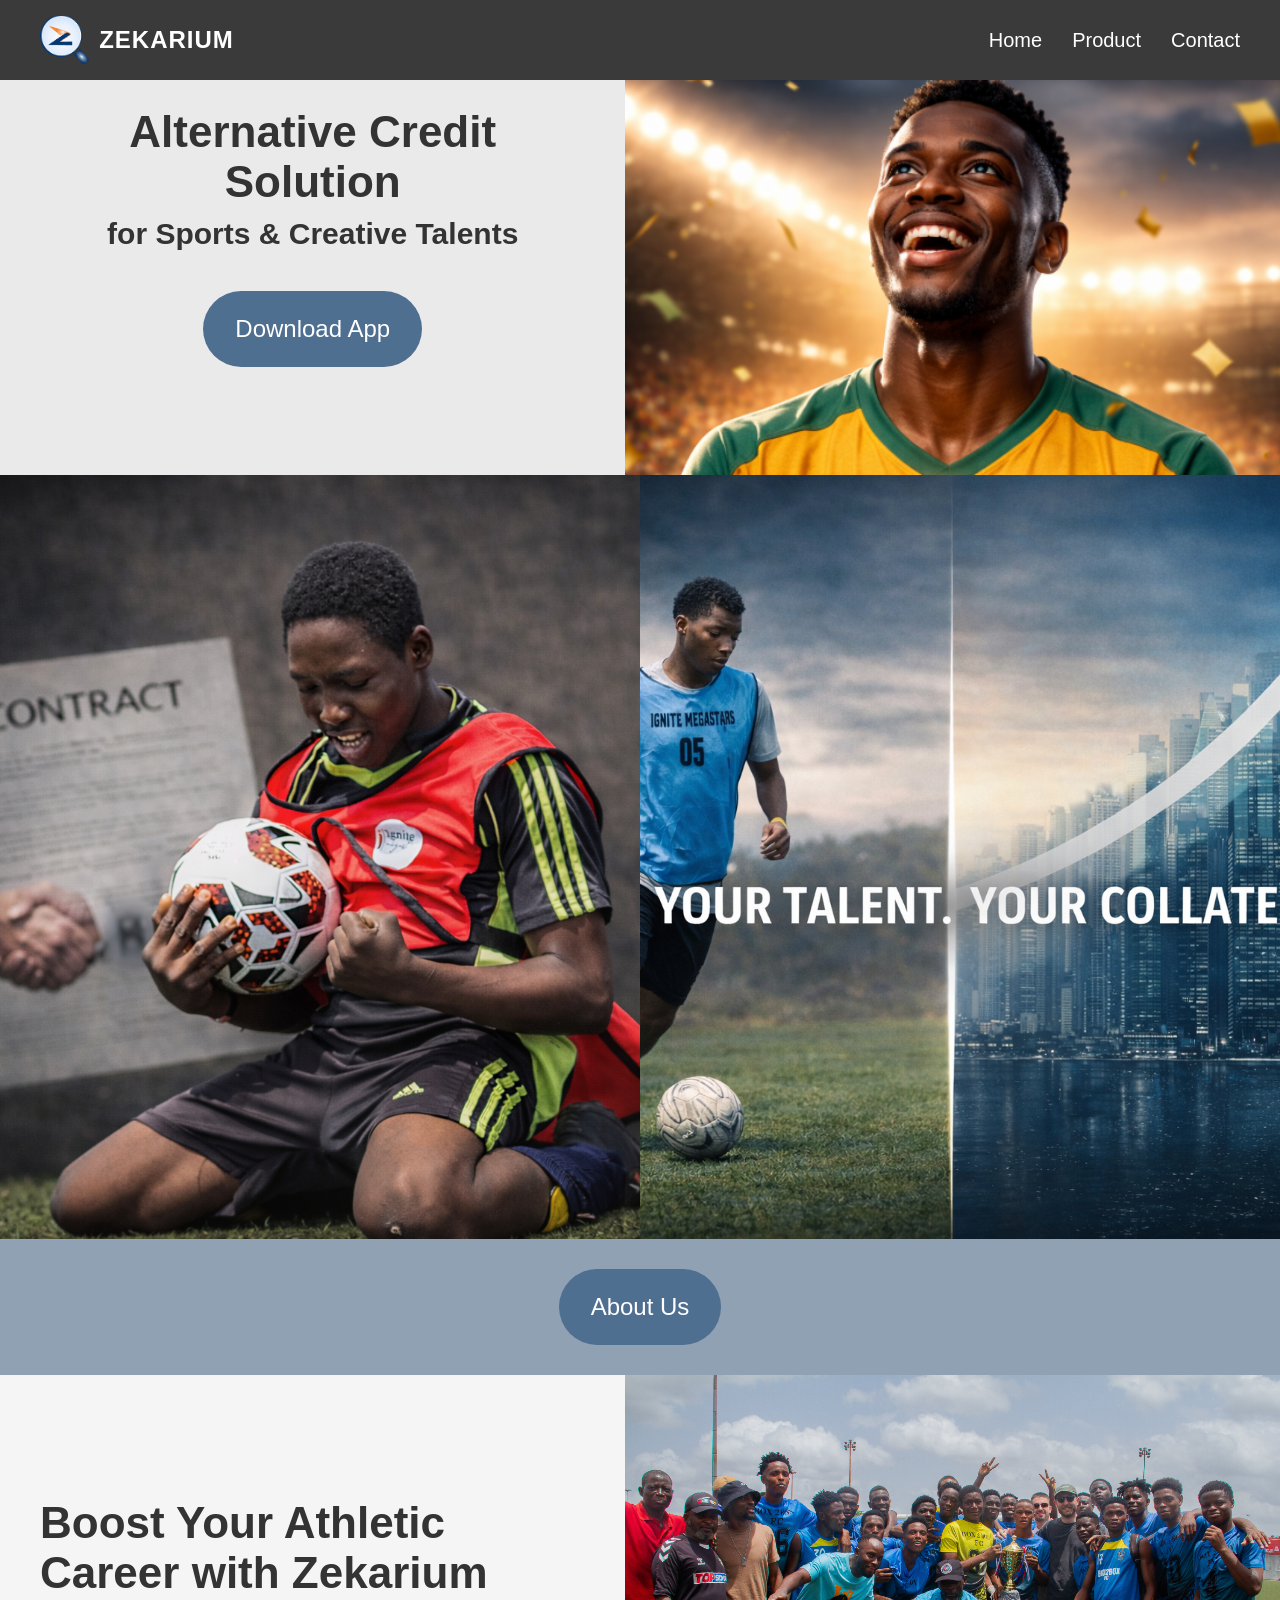
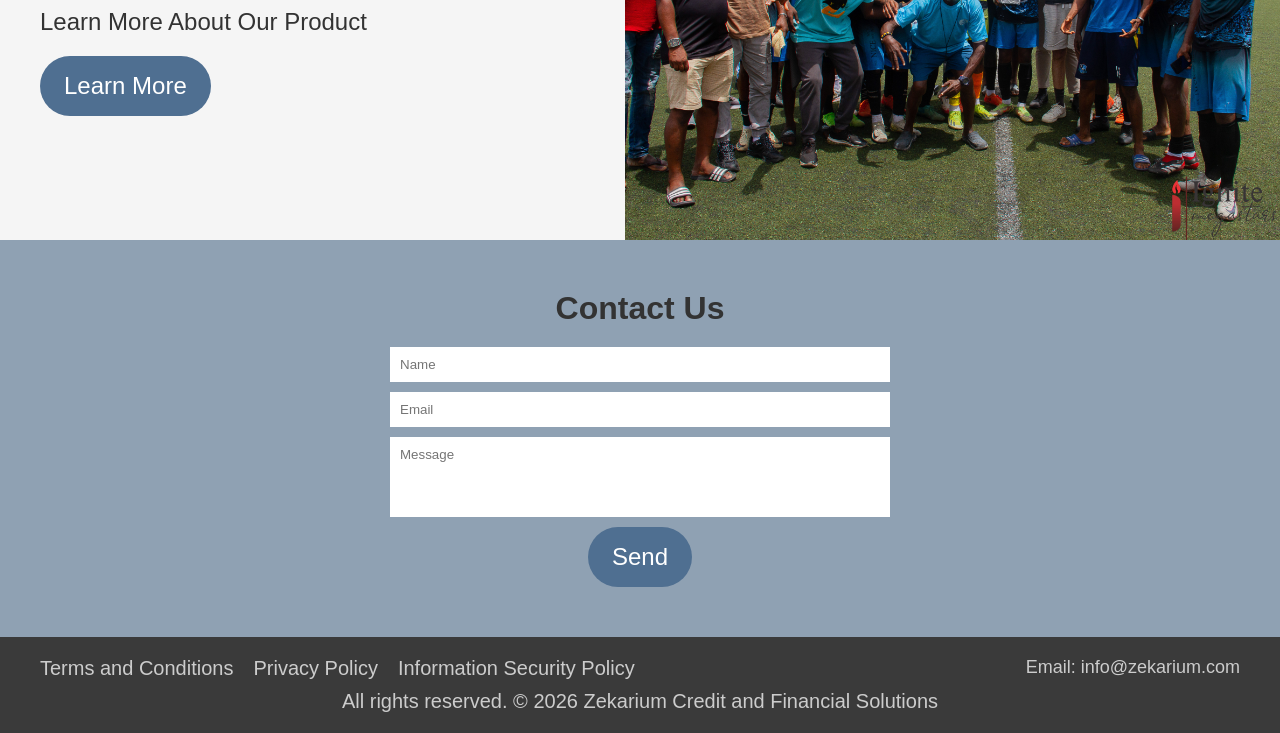
<file: index.html>
<html lang="en">
    <head>
        <meta charset="UTF-8">
        <meta name="viewport" content="width=device-width, initial-scale=1.0">
        <meta name="google-site-verification" content="N54u4sgQE59jKXfiyqfs-dTnOL0ibGVfWNePgJcuX54" />
        <title>Zekarium</title>
        <link rel="stylesheet" href="styles.css">
        <link rel="icon" type="image/png" href="assets/img/logo.png">
    </head>
    <body>
        <nav>
            <div class="logo-container">
                <img src="assets/img/logo.png" alt="Zekarium logo">
                <span class="logo-text">ZEKARIUM</span>
            </div>

            <ul>
                <li><a href="#home">Home</a></li>
                <li><a href="#product">Product</a></li>
                <li><a href="#contact">Contact</a></li>
            </ul>
        </nav>

        <section id="home">
            <div class="section-container">

                <div class="text-content">
                    <h1>Alternative Credit Solution</h1> 
                    <p>for Sports & Creative Talents</p>

                    <a href="app-release.apk" download>
                        <button>Download App</button>
                    </a>
                </div>

                <div class="image-content">
                    <img src="assets/img/image6.png" alt="Description of image">
                </div>

            </div>
        </section>

        <section id="about">
            <div class="section-container about-container">

                <div class="images-wrapper">
                    <div class="image-content">
                        <img src="assets/img/image1.png" alt="Description of image">
                    </div>
                    <div class="image-content">
                        <img src="assets/img/image5.png" alt="Description of image">
                    </div>
                </div>

                <div class="text-content">
                    <a href="about.html">
                        <button>About Us</button>
                    </a>
                </div>

            </div>
        </section>

        <section id="product">

            <div class="section-container">

                <div class="text-content">
                    <h1>Boost Your Athletic Career with Zekarium</h1>
                    <p>Learn More About Our Product</p>

                    <a href="product.html">
                        <button>Learn More</button>
                    </a>
                </div>

                <div class="image-content">
                    <img src="assets/img/image4.jpeg" alt="Description of image">
                </div>

            </div>

        </section>

        <section id="contact">
            <h2>Contact Us</h2>
            <form action="mailto:info@zekarium.com" method="post" enctype="text/plain">
                <input type="text" name="name" placeholder="Name">
                <input type="email" name="email" placeholder="Email">
                <textarea name="message" placeholder="Message"></textarea>
                <button type="submit">Send</button>
            </form>
        </section>

        <footer>

            <div class="footer-container">

                <div class="footer-links">
                    <ul>
                        <li><a href="terms.html">Terms and Conditions</a></li>
                        <li><a href="privacy.html">Privacy Policy</a></li>
                        <li><a href="security.html">Information Security Policy</a></li>
                    </ul>
                </div>

                <div class="footer-contact">
                    <p>Email: <a href="mailto:info@zekarium.com">info@zekarium.com</a></p>
                </div>

            </div>

            <p class="footer-copy">
                All rights reserved. © 2026 Zekarium Credit and Financial Solutions
            </p>

        </footer>
    </body>
</html>
</file>
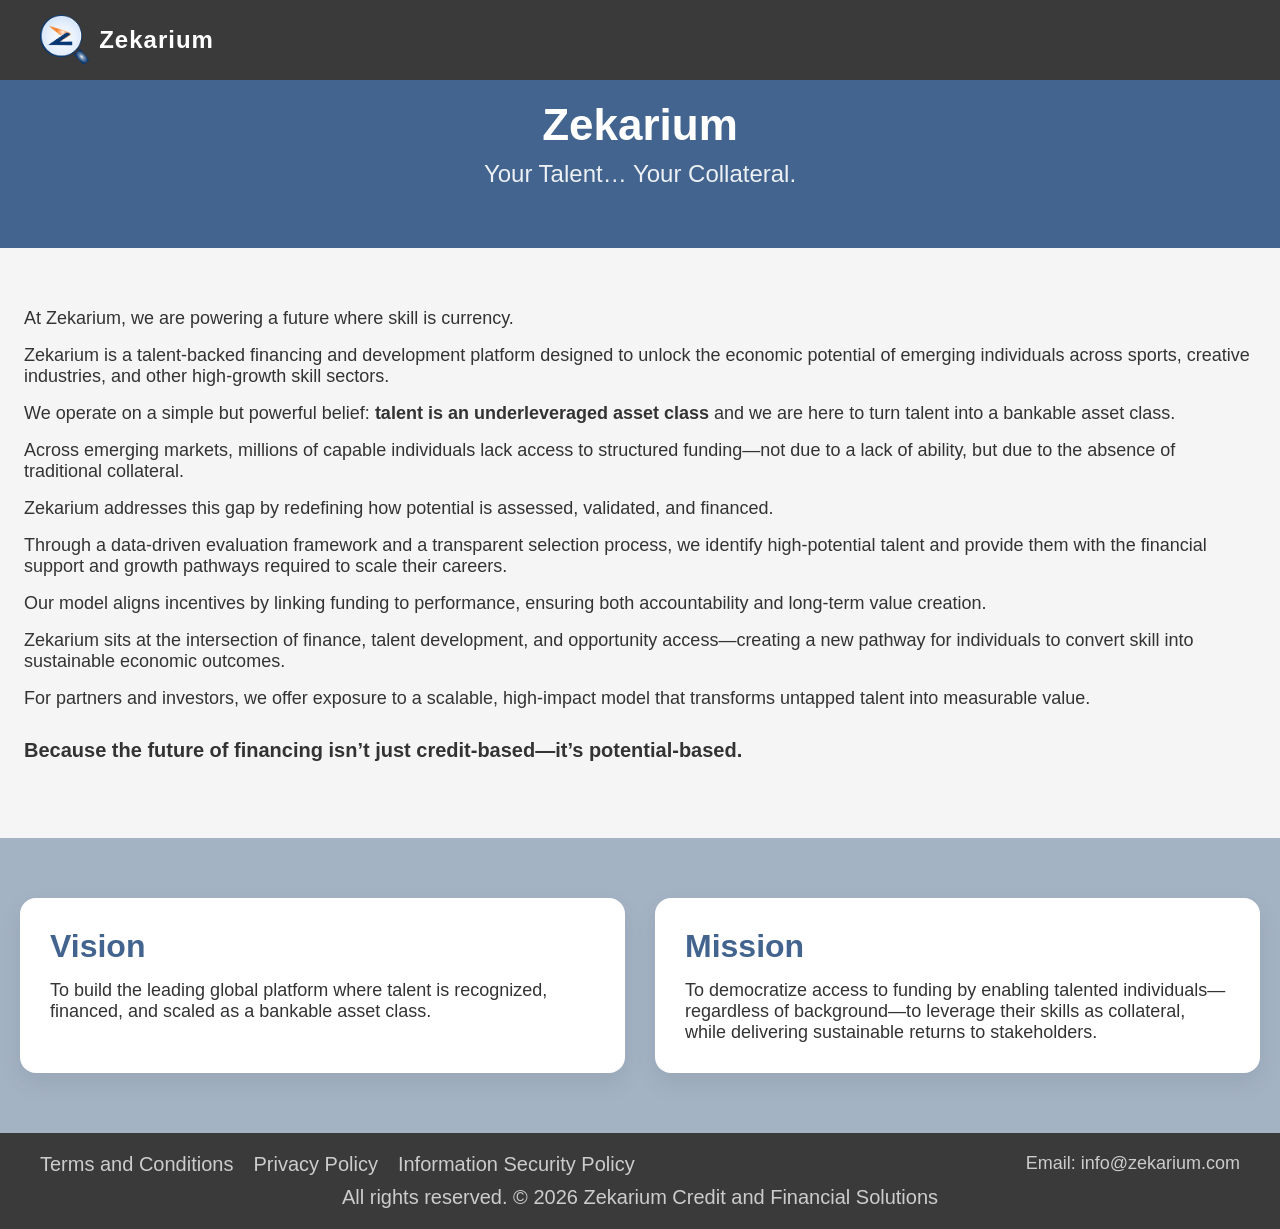
<file: about.html>
<!DOCTYPE html>
<html lang="en">
<head>
    <meta charset="UTF-8">
    <meta name="viewport" content="width=device-width, initial-scale=1.0">
    <title>About Us | Zekarium</title>
    <link rel="stylesheet" href="styles.css">
</head>
<body>

    <!-- NAV -->
    <nav>
        <div class="logo-container">
            <img src="assets/img/logo.png" alt="Zekarium logo">
            <span class="logo-text">Zekarium</span>
        </div>
    </nav>

    <!-- HERO -->
    <section class="about-hero">
        <h1>Zekarium</h1>
        <p class="tagline">Your Talent… Your Collateral.</p>
    </section>

    <!-- MAIN CONTENT -->
    <section class="about-container">

        <p>
            At Zekarium, we are powering a future where skill is currency.
        </p>

        <p>
            Zekarium is a talent-backed financing and development platform designed to unlock the economic potential 
            of emerging individuals across sports, creative industries, and other high-growth skill sectors.
        </p>

        <p>
            We operate on a simple but powerful belief: <strong>talent is an underleveraged asset class</strong> and we are here 
            to turn talent into a bankable asset class.
        </p>

        <p>
            Across emerging markets, millions of capable individuals lack access to structured funding—not due to a lack 
            of ability, but due to the absence of traditional collateral.
        </p>

        <p>
            Zekarium addresses this gap by redefining how potential is assessed, validated, and financed.
        </p>

        <p>
            Through a data-driven evaluation framework and a transparent selection process, we identify high-potential 
            talent and provide them with the financial support and growth pathways required to scale their careers.
        </p>

        <p>
            Our model aligns incentives by linking funding to performance, ensuring both accountability and long-term 
            value creation.
        </p>

        <p>
            Zekarium sits at the intersection of finance, talent development, and opportunity access—creating a new 
            pathway for individuals to convert skill into sustainable economic outcomes.
        </p>

        <p>
            For partners and investors, we offer exposure to a scalable, high-impact model that transforms untapped 
            talent into measurable value.
        </p>

        <p class="highlight">
            Because the future of financing isn’t just credit-based—it’s potential-based.
        </p>

    </section>

    <!-- VISION & MISSION -->
    <section class="about-split">

        <div class="about-card">
            <h2>Vision</h2>
            <p>
                To build the leading global platform where talent is recognized, financed, and scaled as a bankable asset class.
            </p>
        </div>

        <div class="about-card">
            <h2>Mission</h2>
            <p>
                To democratize access to funding by enabling talented individuals—regardless of background—to leverage 
                their skills as collateral, while delivering sustainable returns to stakeholders.
            </p>
        </div>

    </section>
 <footer > 
            <div class="footer-container">

                <div class="footer-links">
                    <ul>
                        <li><a href="terms.html">Terms and Conditions</a></li>
                        <li><a href="privacy.html">Privacy Policy</a></li>
                        <li><a href="security.html">Information Security Policy</a></li>
                    </ul>
                </div>

                <div class="footer-contact">
                    <p>Email: <a href="mailto:info@zekarium.com">info@zekarium.com</a></p>
                </div>

            </div>

            <p class="footer-copy">
                All rights reserved. © 2026 Zekarium Credit and Financial Solutions
            </p>
        </footer>
</body>
</html>
</file>
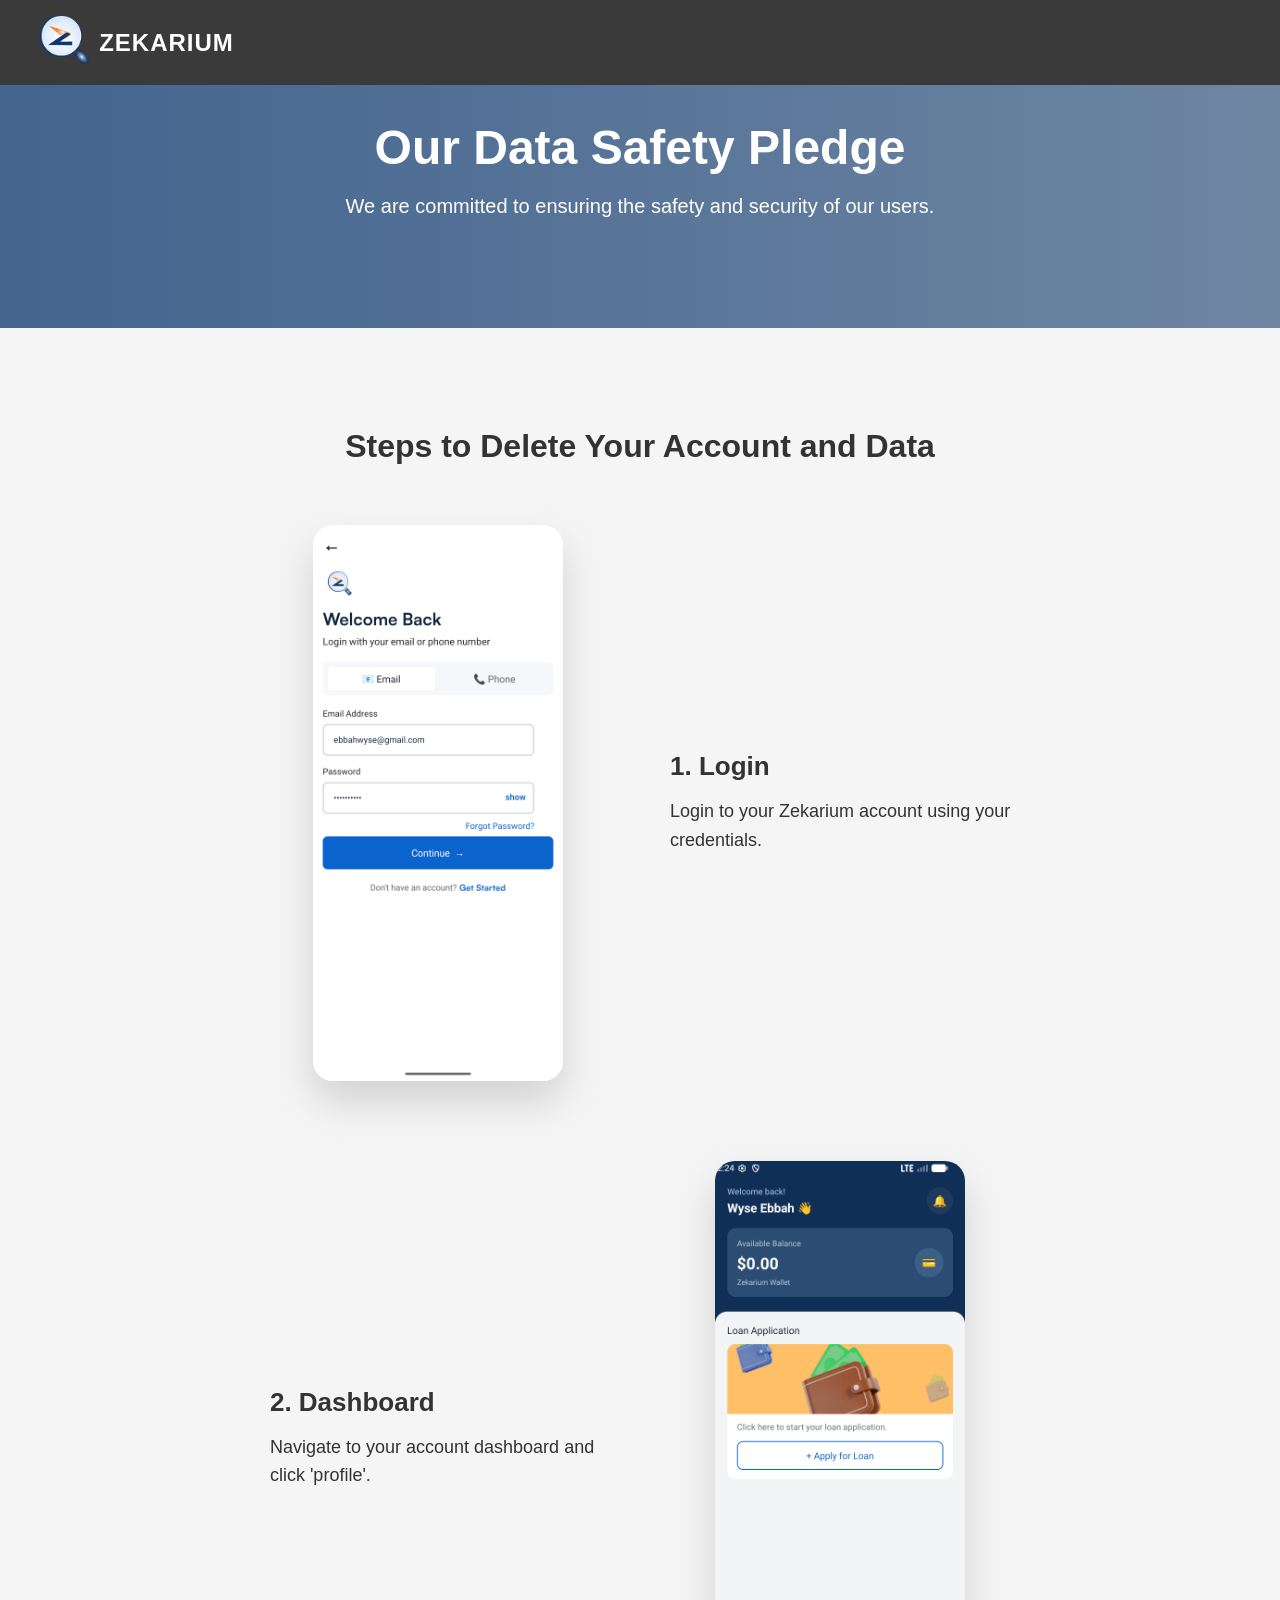
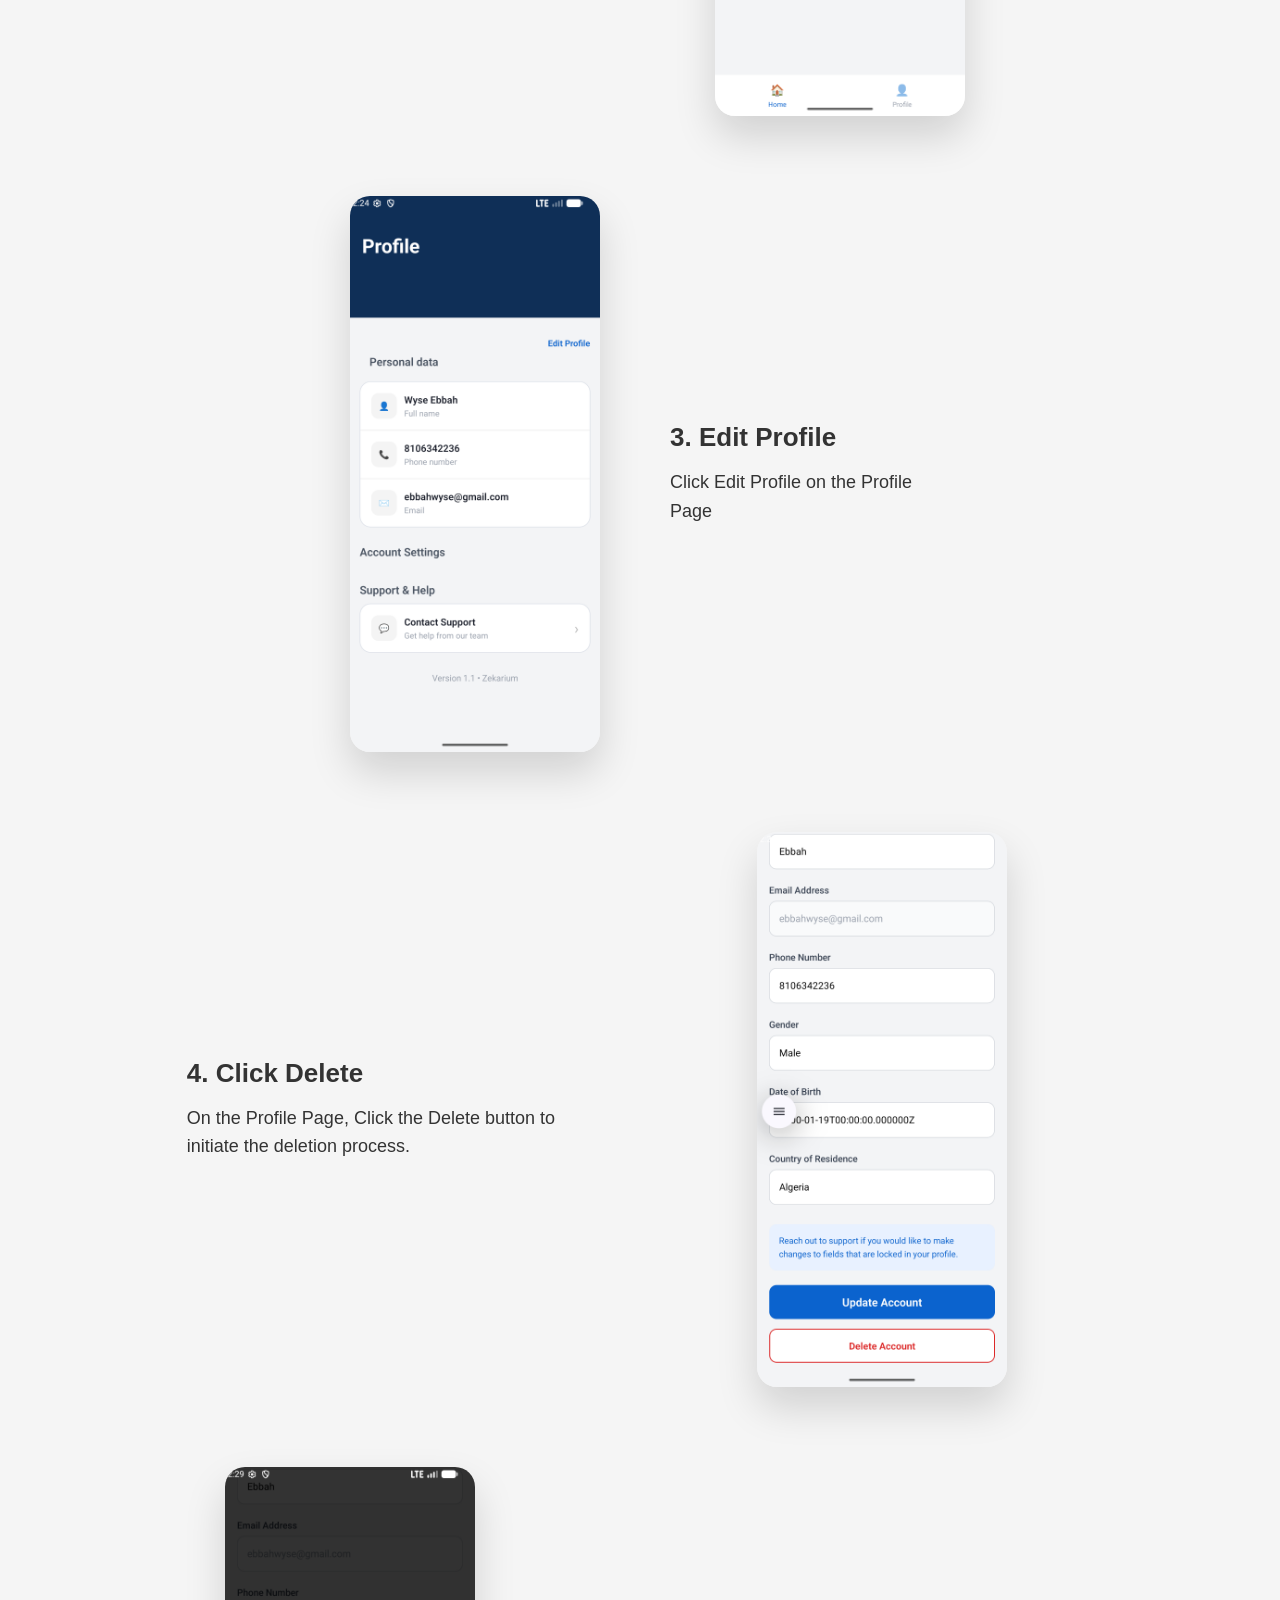
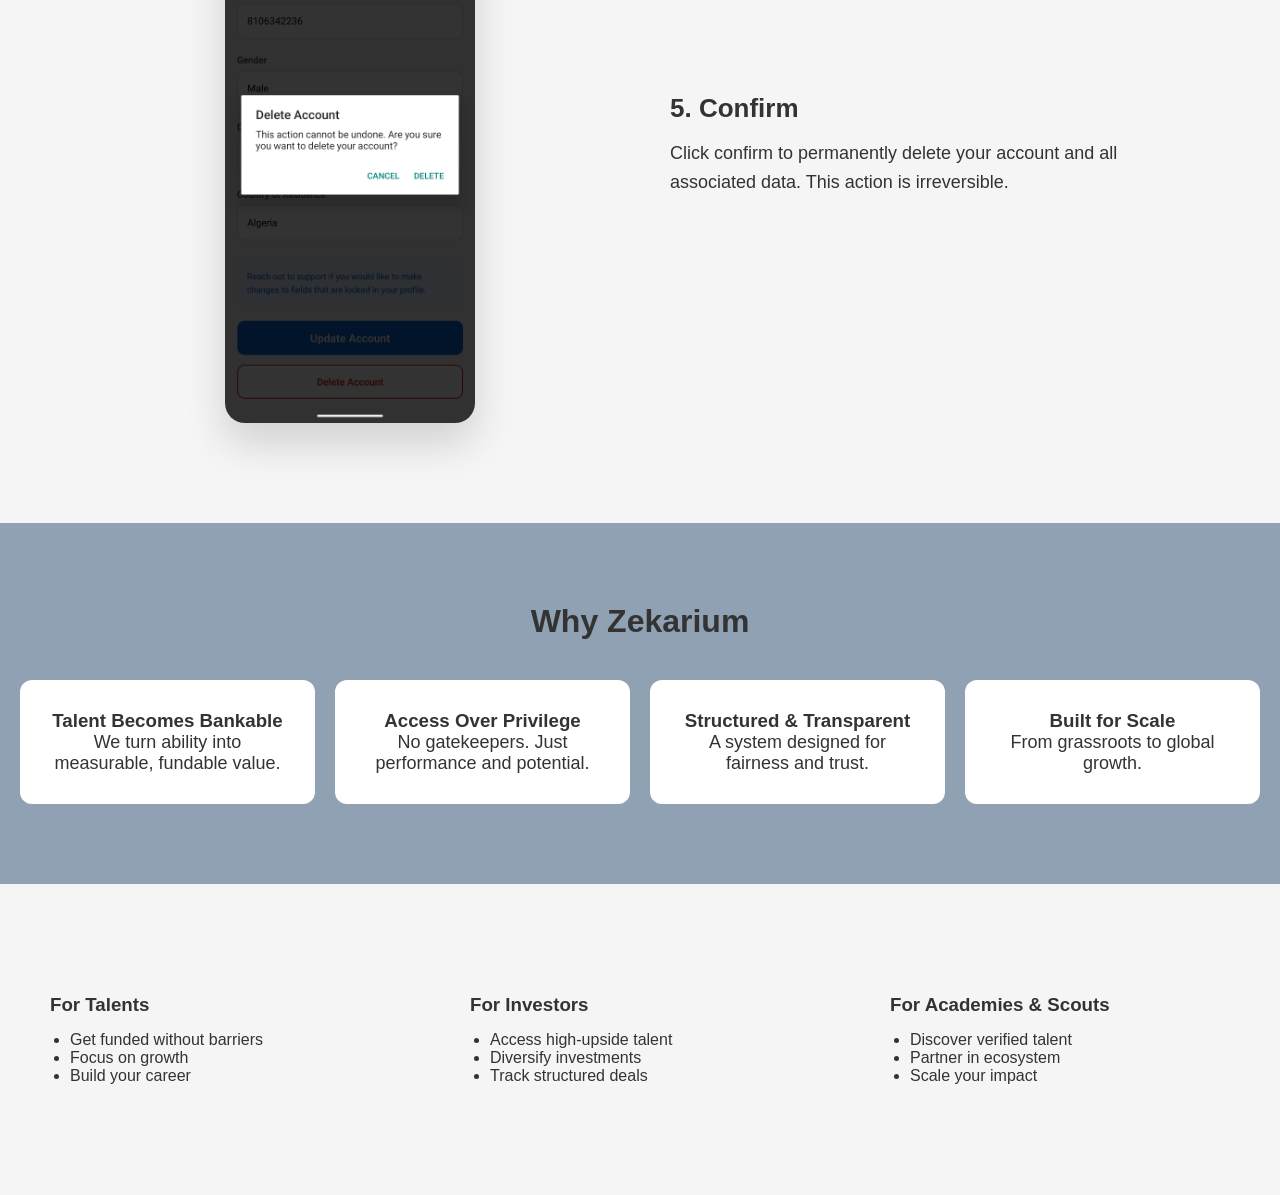
<file: data-safety.html>
<!DOCTYPE html>
<html lang="en">
<head>
    <meta charset="UTF-8">
    <meta name="viewport" content="width=device-width, initial-scale=1.0">
    <title>Data Safety</title>
    <link rel="stylesheet" href="styles.css">
</head>
<body>


<nav>
    <div class="logo-container">
        <a href="index.html"><img src="assets/img/logo.png" alt="Zekarium logo"></a>
        <span class="logo-text">ZEKARIUM</span>
    </div>

</nav>

<!-- HERO -->
<section class="product-hero">
    <h1>Our Data Safety Pledge</h1>
    <p>
        We are committed to ensuring the safety and security of our users.
    </p>
</section>

<section class="how-it-works">

    <h2>Steps to Delete Your Account and Data</h2>

    <div class="steps">

        <div class="step">
            <div class="step-image">
                <img src="assets/img/login.png" alt="">
            </div>
            <div class="step-text">
                <h3>1. Login </h3>
                <p>
                    Login to your Zekarium account using your credentials.
                </p>
            </div>
        </div>

        <div class="step reverse">
            <div class="step-image">
                <img src="assets/img/dashboard.png" alt="">
            </div>
            <div class="step-text">
                <h3>2. Dashboard</h3>
                <p>
                    Navigate to your account dashboard and click 'profile'.
                </p>
            </div>
        </div>

        <div class="step">
            <div class="step-image">
                <img src="assets/img/profile_page.png" alt="">
            </div>
            <div class="step-text">
                <h3>3. Edit Profile</h3>
                <p>
                    Click Edit Profile on the Profile Page
                </p>
            </div>
        </div>

        <div class="step reverse">
            <div class="step-image">
                <img src="assets/img/delete_button.png" alt="">
            </div>
            <div class="step-text">
                <h3>4. Click Delete</h3>
                <p>
                    On the Profile Page, Click the Delete button to initiate the deletion process.
                </p>
            </div>
        </div>

        <div class="step">
            <div class="step-image">
                <img src="assets/img/confirm_delete.png" alt="">
            </div>
            <div class="step-text">
                <h3>5. Confirm</h3>
                <p>
                    Click confirm to permanently delete your account and all associated data. This action is irreversible.
                </p>
            </div>
        </div>
    </div>
</section>

<!-- WHY ZEKARIUM -->
<section class="why-zekarium">

    <h2>Why Zekarium</h2>

    <div class="why-grid">

        <div class="why-card">
            <h3>Talent Becomes Bankable</h3>
            <p>We turn ability into measurable, fundable value.</p>
        </div>

        <div class="why-card">
            <h3>Access Over Privilege</h3>
            <p>No gatekeepers. Just performance and potential.</p>
        </div>

        <div class="why-card">
            <h3>Structured & Transparent</h3>
            <p>A system designed for fairness and trust.</p>
        </div>

        <div class="why-card">
            <h3>Built for Scale</h3>
            <p>From grassroots to global growth.</p>
        </div>

    </div>
</section>

<!-- AUDIENCE -->
<section class="audience">

    <div class="audience-grid">

        <div class="audience-card">
            <h3>For Talents</h3>
            <ul>
                <li>Get funded without barriers</li>
                <li>Focus on growth</li>
                <li>Build your career</li>
            </ul>
        </div>

        <div class="audience-card">
            <h3>For Investors</h3>
            <ul>
                <li>Access high-upside talent</li>
                <li>Diversify investments</li>
                <li>Track structured deals</li>
            </ul>
        </div>

        <div class="audience-card">
            <h3>For Academies & Scouts</h3>
            <ul>
                <li>Discover verified talent</li>
                <li>Partner in ecosystem</li>
                <li>Scale your impact</li>
            </ul>
        </div>

    </div>

</section>

</body>
</html>
</file>
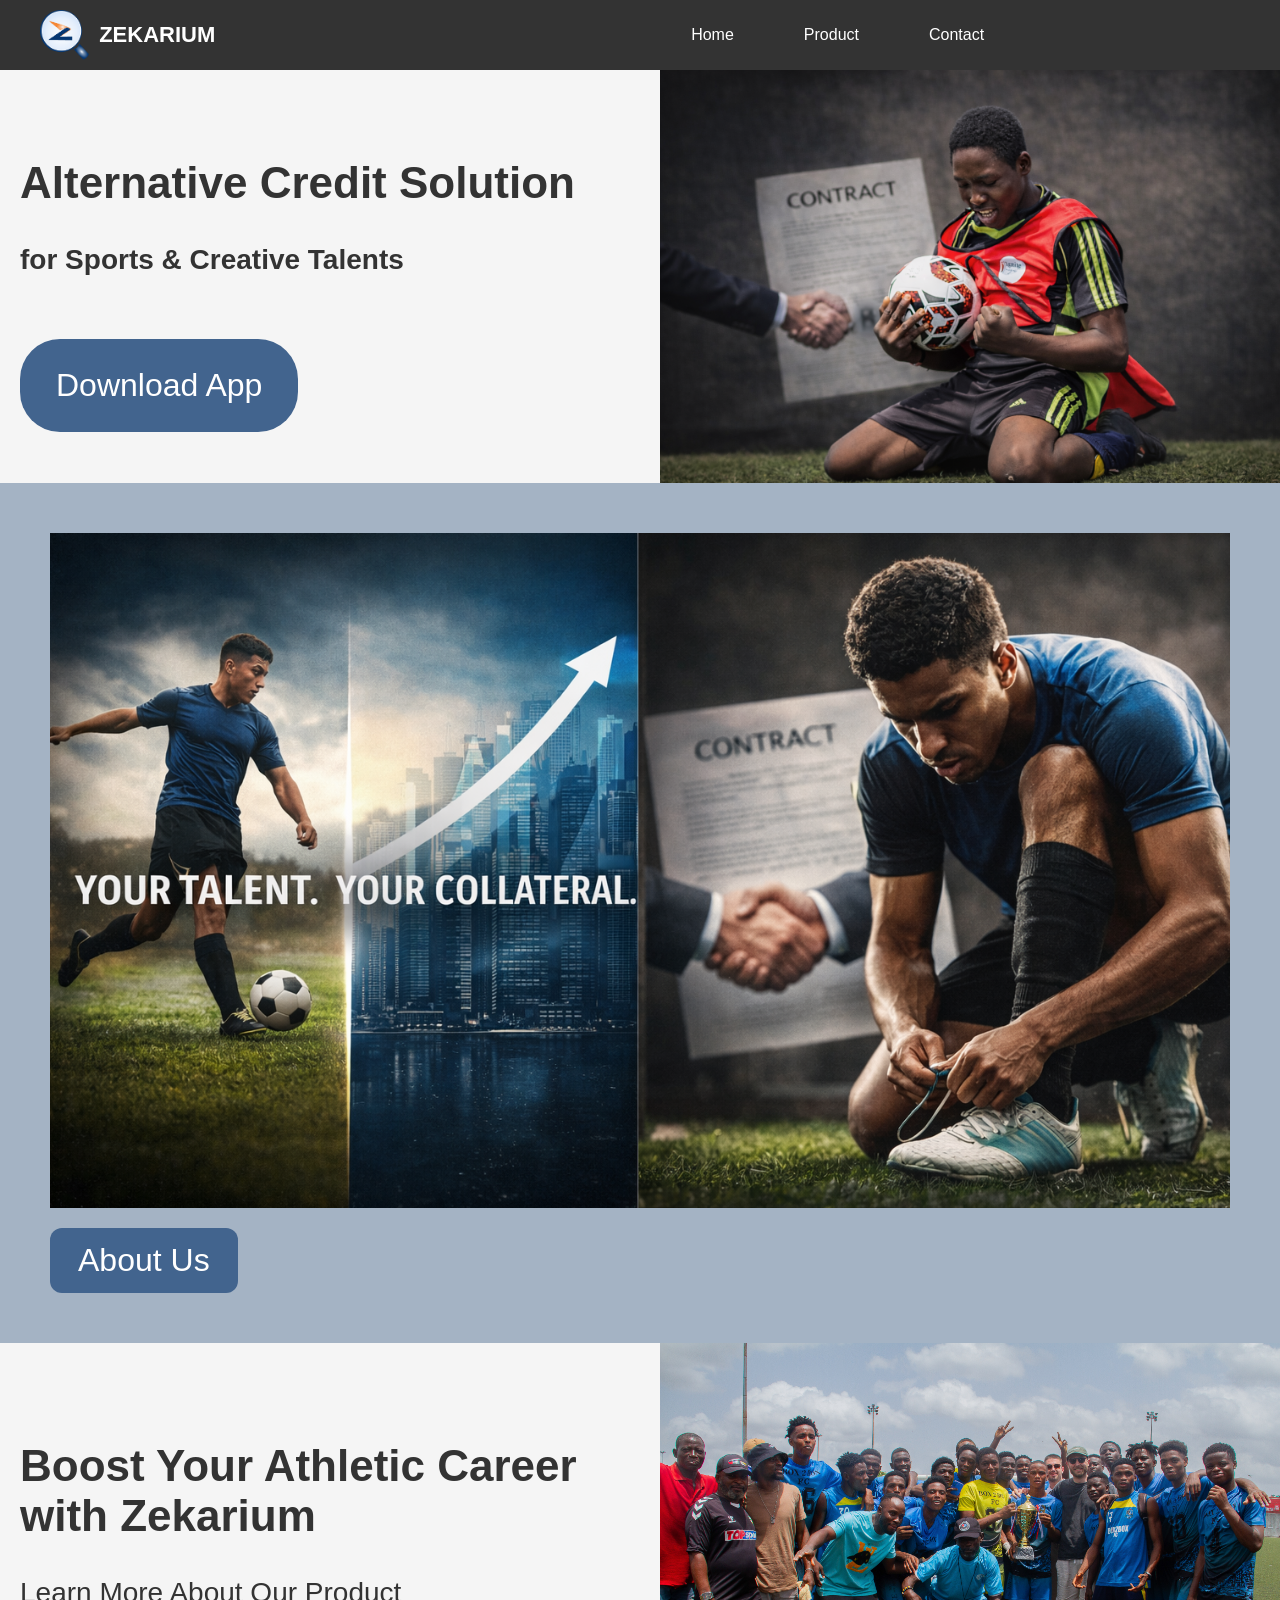
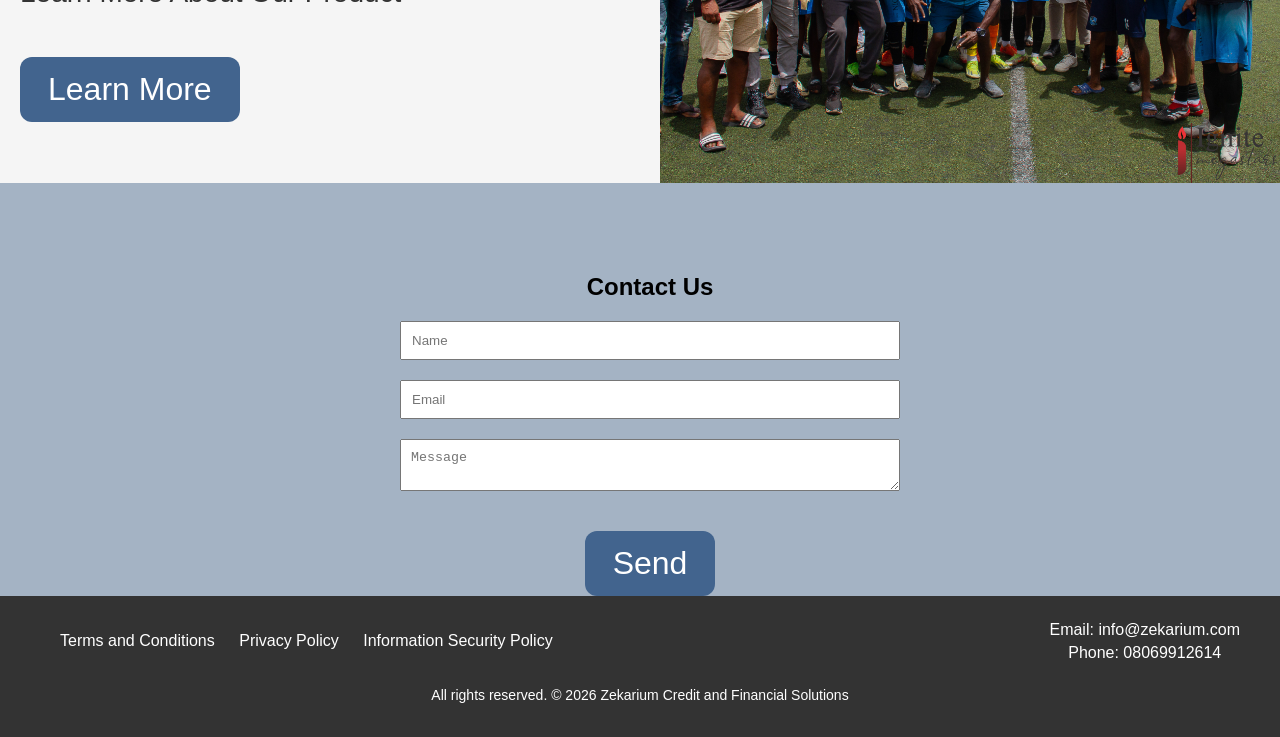
<file: fakeindex.html>
<html lang="en">
    <head>
        <meta charset="UTF-8">
        <meta name="viewport" content="width=device-width, initial-scale=1.0">
        <title>Zekarium</title>
        <link rel="stylesheet" href="fakestyles.css">
        <link rel="icon" type="image/png" href="assets/img/logo.png">
    </head>
    <body>
        <nav>
            <div class="logo-container">
                <img src="assets/img/logo.png" alt="Zekarium logo">
                <span class="logo-text">ZEKARIUM</span>
            </div>

            <ul>
                <li><a href="#home">Home</a></li>
                <li><a href="#product">Product</a></li>
                <li><a href="#contact">Contact</a></li>
            </ul>
        </nav>

        <section id="home">
            <div class="section-container">

                <div class="text-content">
                    <h1>Alternative Credit Solution</h1> 
                    <h2>for Sports & Creative Talents</h2>

                    <a href="#about">
                        <button>Download App</button>
                    </a>
                </div>

                <div class="image-content">
                    <img src="assets/img/image1.png" alt="Description of image">
                </div>

            </div>
        </section>

        <section id="about">
            <div class="section-container">
                <div class="image-content">
                    <img src="assets/img/image2.png" alt="Description of image">

                    <a href="about.html">
                        <button>About Us</button>
                    </a>
                </div>
            </div>
        </section>

        <section id="product">

            <div class="section-container">

                <div class="text-content">
                    <h1>Boost Your Athletic Career with Zekarium</h1>
                    <p>Learn More About Our Product</p>

                    <a href="https://your-app-download-link.com" target="_blank">
                        <button>Learn More</button>
                    </a>
                </div>

                <div class="image-content">
                    <img src="assets/img/image4.jpeg" alt="Description of image">
                </div>

            </div>

        </section>

        <section id="contact">
            <h2>Contact Us</h2>
            <form action="mailto:info@zekarium.com" method="post" enctype="text/plain">
                <input type="text" name="name" placeholder="Name">
                <input type="email" name="email" placeholder="Email">
                <textarea name="message" placeholder="Message"></textarea>
                <button type="submit">Send</button>
            </form>
        </section>

        <footer>

            <div class="footer-container">

                <div class="footer-links">
                    <ul>
                        <li><a href="terms.html">Terms and Conditions</a></li>
                        <li><a href="privacy.html">Privacy Policy</a></li>
                        <li><a href="security.html">Information Security Policy</a></li>
                    </ul>
                </div>

                <div class="footer-contact">
                    <p>Email: <a href="mailto:info@zekarium.com">info@zekarium.com</a></p>
                    <p>Phone: <a href="tel:08069912614">08069912614</a></p>
                </div>

            </div>

            <p class="footer-copy">
                All rights reserved. © 2026 Zekarium Credit and Financial Solutions
            </p>

        </footer>
    </body>
</html>
</file>
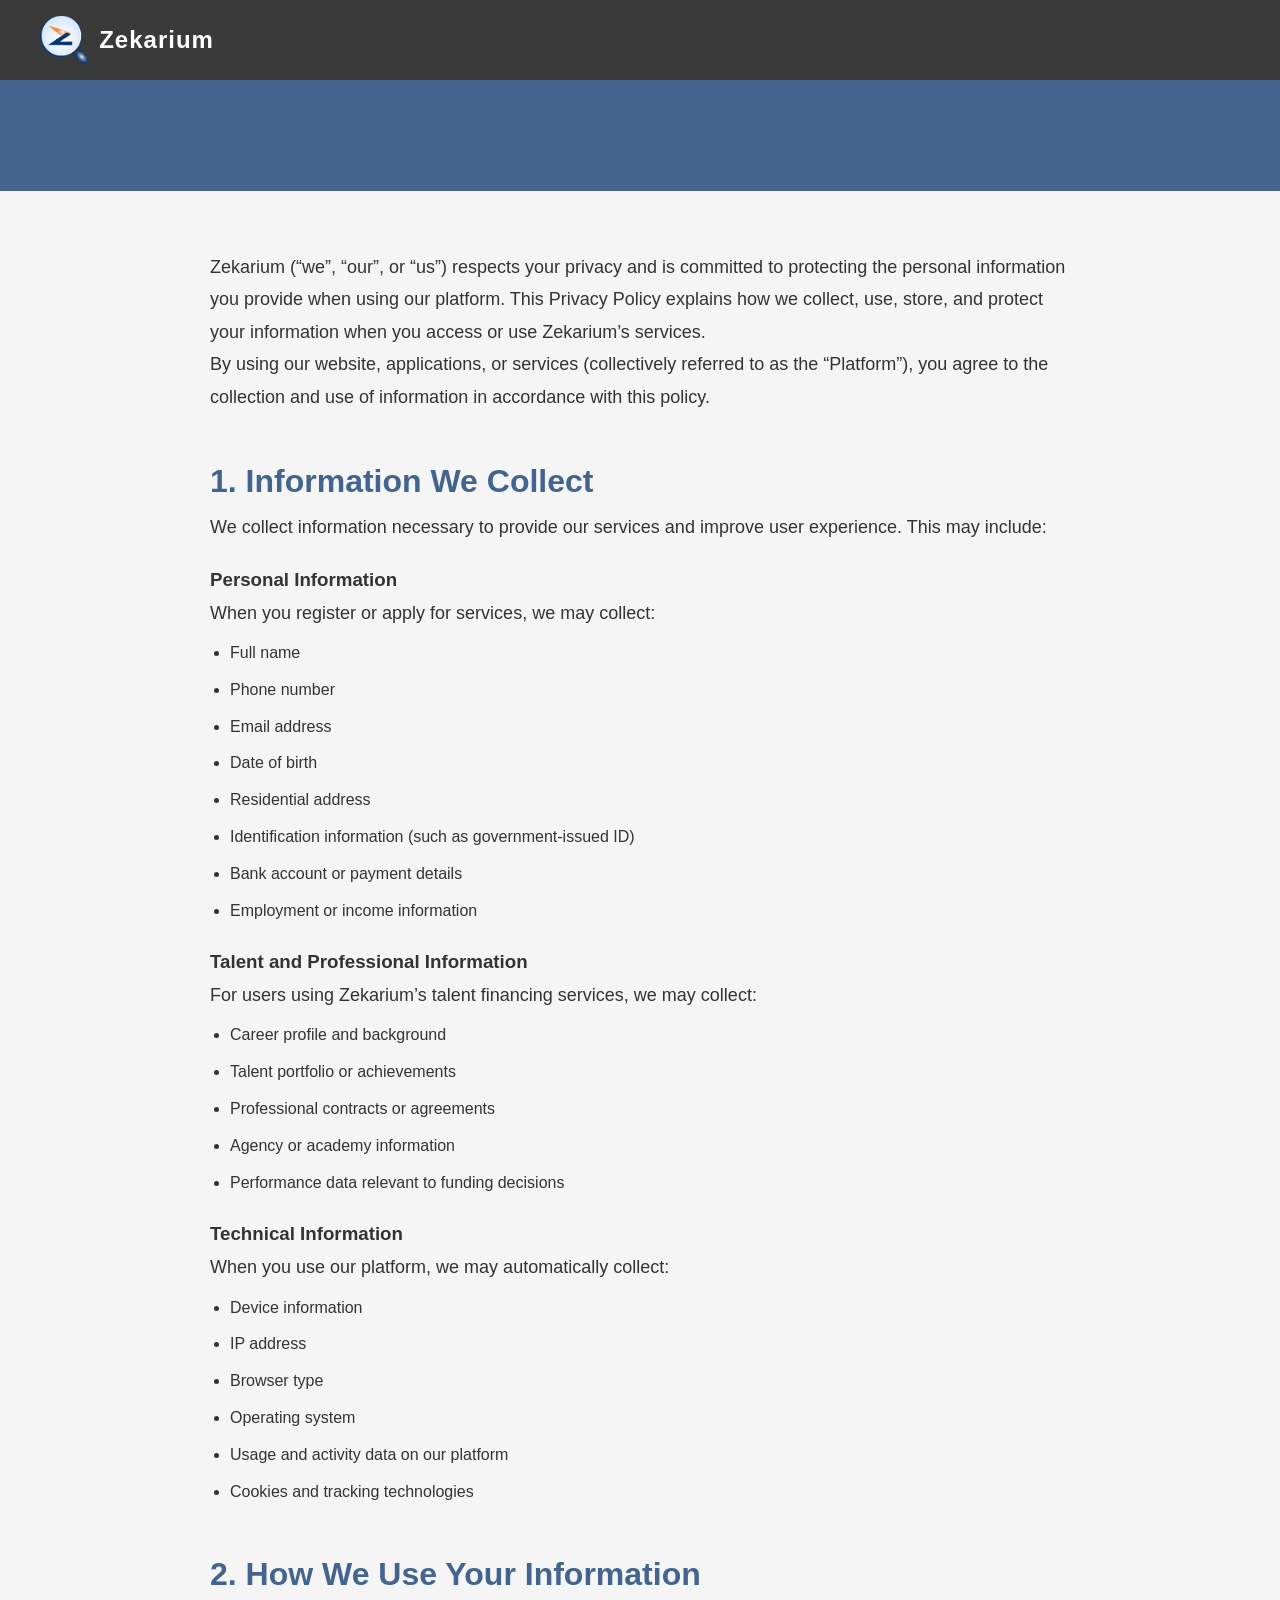
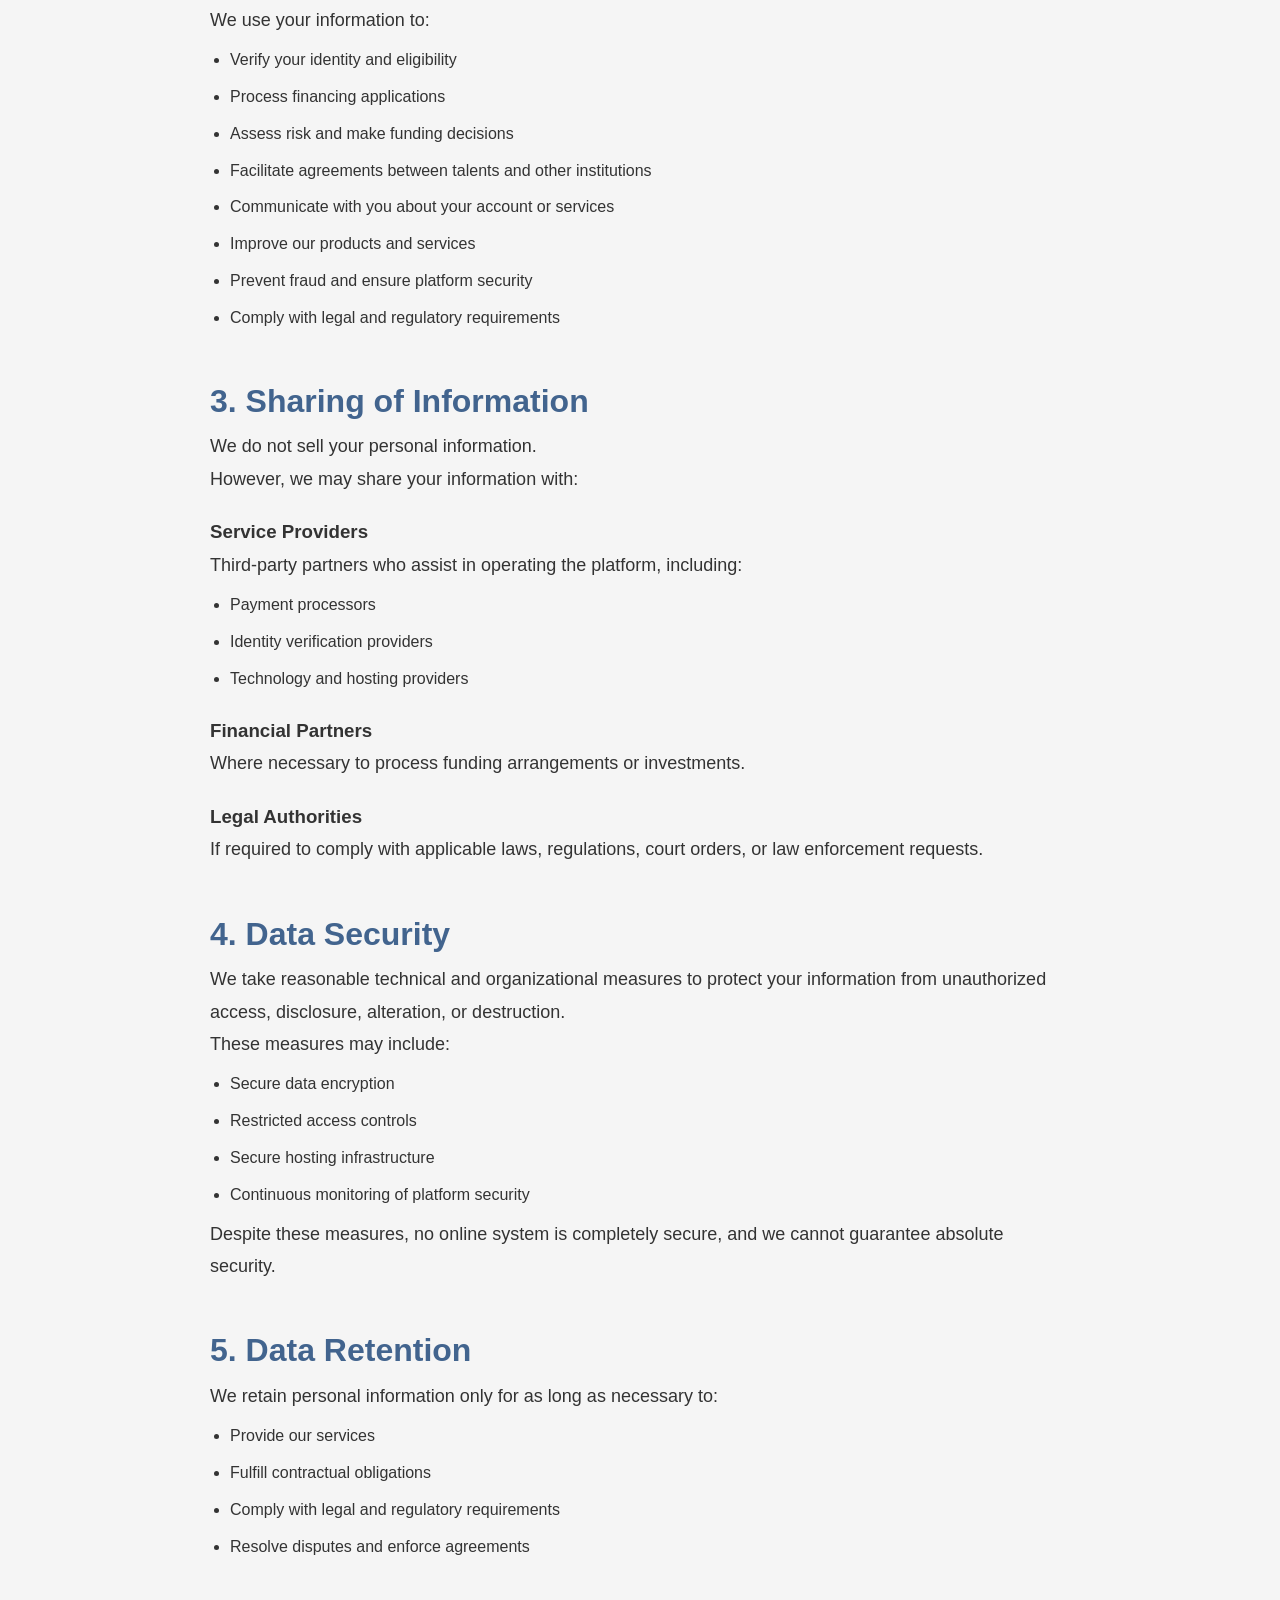
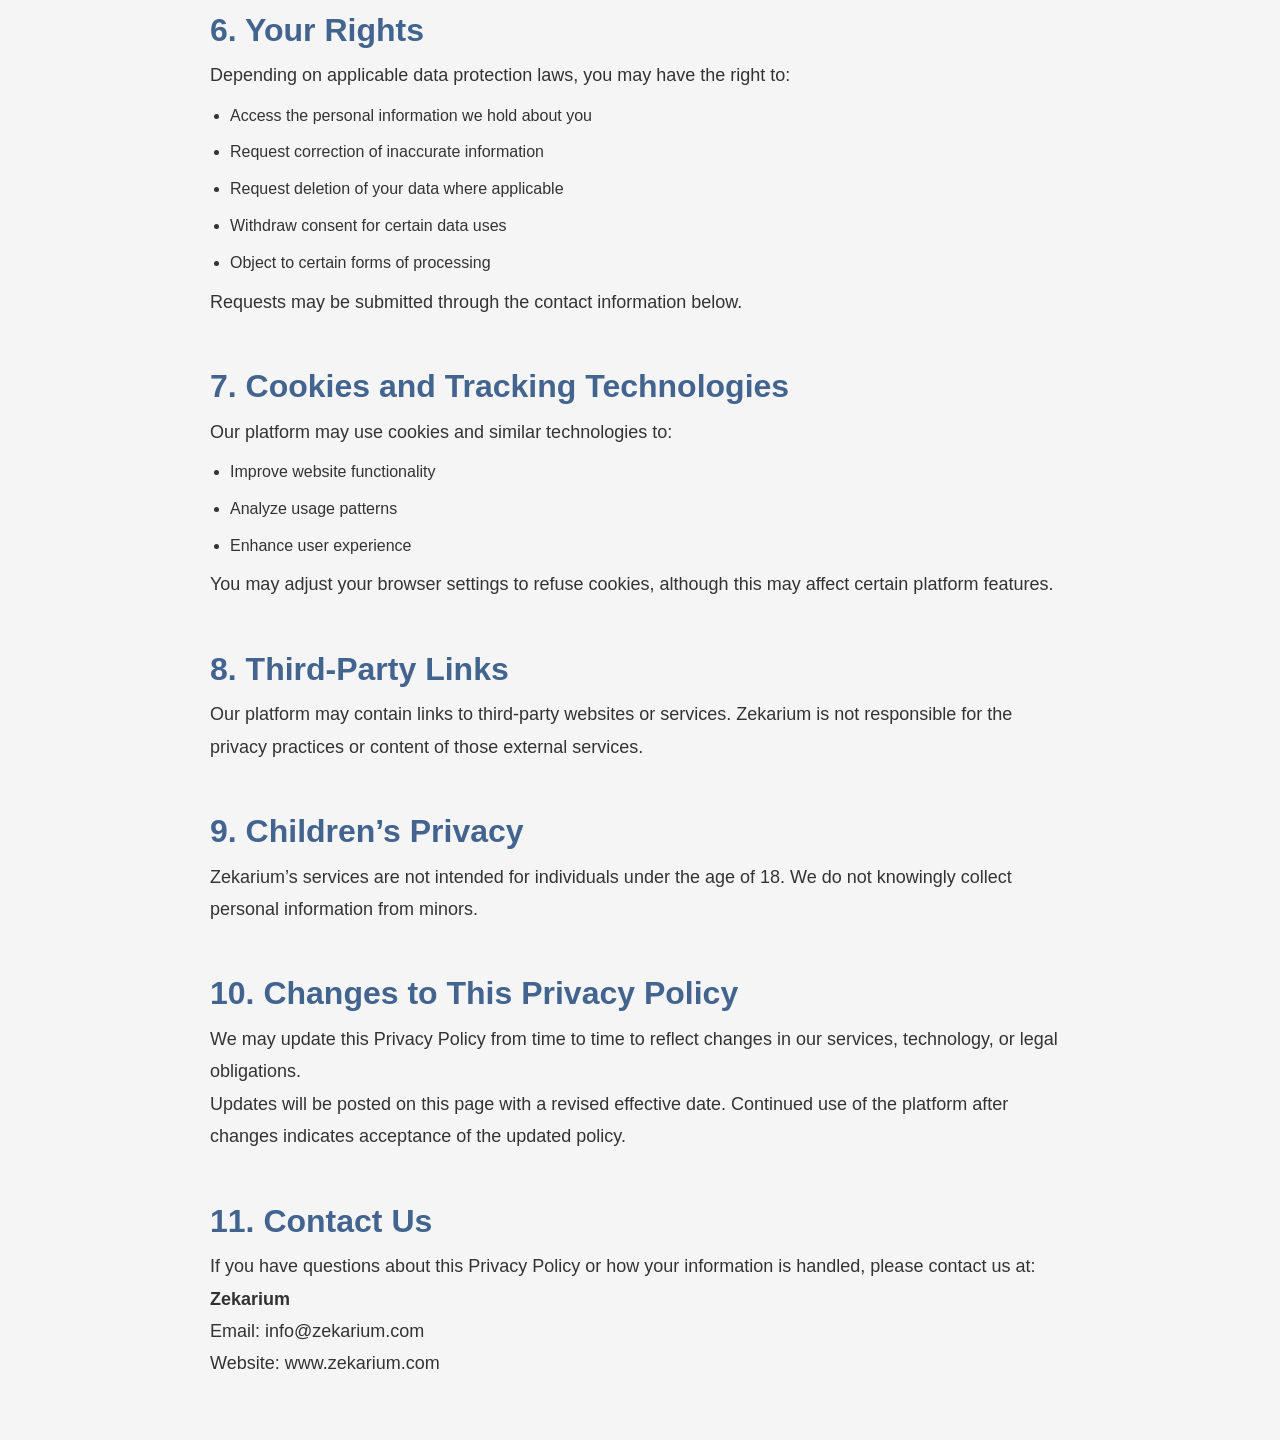
<file: privacy.html>
<!DOCTYPE html>
<html lang="en">
<head>
    <meta charset="UTF-8">
    <meta name="viewport" content="width=device-width, initial-scale=1.0">
    <title>Privacy Policy | Zekarium</title>
    <link rel="stylesheet" href="styles.css">
</head>
<body>

    <!-- NAV -->
    <nav>
        <div class="logo-container">
            <img src="assets/img/logo.png" alt="Zekarium logo">
            <span class="logo-text">Zekarium</span>
        </div>
    </nav>

    <!-- HEADER -->
    <section class="policy-header">
        <h1>Privacy Policy for Zekarium</h1>
        <p><strong>Effective Date:</strong> 28 February 2026</p>
    </section>

    <!-- CONTENT -->
    <section class="policy-container">

        <p>
            Zekarium (“we”, “our”, or “us”) respects your privacy and is committed to protecting the
            personal information you provide when using our platform. This Privacy Policy explains how
            we collect, use, store, and protect your information when you access or use Zekarium’s services.
        </p>

        <p>
            By using our website, applications, or services (collectively referred to as the “Platform”),
            you agree to the collection and use of information in accordance with this policy.
        </p>

        <h2>1. Information We Collect</h2>
        <p>
            We collect information necessary to provide our services and improve user experience.
            This may include:
        </p>

        <h3>Personal Information</h3>
        <p>When you register or apply for services, we may collect:</p>
        <ul>
            <li>Full name</li>
            <li>Phone number</li>
            <li>Email address</li>
            <li>Date of birth</li>
            <li>Residential address</li>
            <li>Identification information (such as government-issued ID)</li>
            <li>Bank account or payment details</li>
            <li>Employment or income information</li>
        </ul>

        <h3>Talent and Professional Information</h3>
        <p>For users using Zekarium’s talent financing services, we may collect:</p>
        <ul>
            <li>Career profile and background</li>
            <li>Talent portfolio or achievements</li>
            <li>Professional contracts or agreements</li>
            <li>Agency or academy information</li>
            <li>Performance data relevant to funding decisions</li>
        </ul>

        <h3>Technical Information</h3>
        <p>When you use our platform, we may automatically collect:</p>
        <ul>
            <li>Device information</li>
            <li>IP address</li>
            <li>Browser type</li>
            <li>Operating system</li>
            <li>Usage and activity data on our platform</li>
            <li>Cookies and tracking technologies</li>
        </ul>

        <h2>2. How We Use Your Information</h2>
        <p>We use your information to:</p>
        <ul>
            <li>Verify your identity and eligibility</li>
            <li>Process financing applications</li>
            <li>Assess risk and make funding decisions</li>
            <li>Facilitate agreements between talents and other institutions</li>
            <li>Communicate with you about your account or services</li>
            <li>Improve our products and services</li>
            <li>Prevent fraud and ensure platform security</li>
            <li>Comply with legal and regulatory requirements</li>
        </ul>

        <h2>3. Sharing of Information</h2>
        <p>We do not sell your personal information.</p>

        <p>However, we may share your information with:</p>

        <h3>Service Providers</h3>
        <p>Third-party partners who assist in operating the platform, including:</p>
        <ul>
            <li>Payment processors</li>
            <li>Identity verification providers</li>
            <li>Technology and hosting providers</li>
        </ul>

        <h3>Financial Partners</h3>
        <p>Where necessary to process funding arrangements or investments.</p>

        <h3>Legal Authorities</h3>
        <p>
            If required to comply with applicable laws, regulations, court orders,
            or law enforcement requests.
        </p>

        <h2>4. Data Security</h2>
        <p>
            We take reasonable technical and organizational measures to protect your information from
            unauthorized access, disclosure, alteration, or destruction.
        </p>

        <p>These measures may include:</p>
        <ul>
            <li>Secure data encryption</li>
            <li>Restricted access controls</li>
            <li>Secure hosting infrastructure</li>
            <li>Continuous monitoring of platform security</li>
        </ul>

        <p>
            Despite these measures, no online system is completely secure,
            and we cannot guarantee absolute security.
        </p>

        <h2>5. Data Retention</h2>
        <p>We retain personal information only for as long as necessary to:</p>
        <ul>
            <li>Provide our services</li>
            <li>Fulfill contractual obligations</li>
            <li>Comply with legal and regulatory requirements</li>
            <li>Resolve disputes and enforce agreements</li>
        </ul>

        <h2>6. Your Rights</h2>
        <p>
            Depending on applicable data protection laws, you may have the right to:
        </p>
        <ul>
            <li>Access the personal information we hold about you</li>
            <li>Request correction of inaccurate information</li>
            <li>Request deletion of your data where applicable</li>
            <li>Withdraw consent for certain data uses</li>
            <li>Object to certain forms of processing</li>
        </ul>

        <p>Requests may be submitted through the contact information below.</p>

        <h2>7. Cookies and Tracking Technologies</h2>
        <p>Our platform may use cookies and similar technologies to:</p>
        <ul>
            <li>Improve website functionality</li>
            <li>Analyze usage patterns</li>
            <li>Enhance user experience</li>
        </ul>

        <p>
            You may adjust your browser settings to refuse cookies,
            although this may affect certain platform features.
        </p>

        <h2>8. Third-Party Links</h2>
        <p>
            Our platform may contain links to third-party websites or services.
            Zekarium is not responsible for the privacy practices or content of those external services.
        </p>

        <h2>9. Children’s Privacy</h2>
        <p>
            Zekarium’s services are not intended for individuals under the age of 18.
            We do not knowingly collect personal information from minors.
        </p>

        <h2>10. Changes to This Privacy Policy</h2>
        <p>
            We may update this Privacy Policy from time to time to reflect changes in our services,
            technology, or legal obligations.
        </p>

        <p>
            Updates will be posted on this page with a revised effective date.
            Continued use of the platform after changes indicates acceptance of the updated policy.
        </p>

        <h2>11. Contact Us</h2>
        <p>
            If you have questions about this Privacy Policy or how your information is handled,
            please contact us at:
        </p>

        <p><strong>Zekarium</strong></p>
        <p>Email: info@zekarium.com</p>
        <p>Website: www.zekarium.com</p>

    </section>

</body>
</html>
</file>
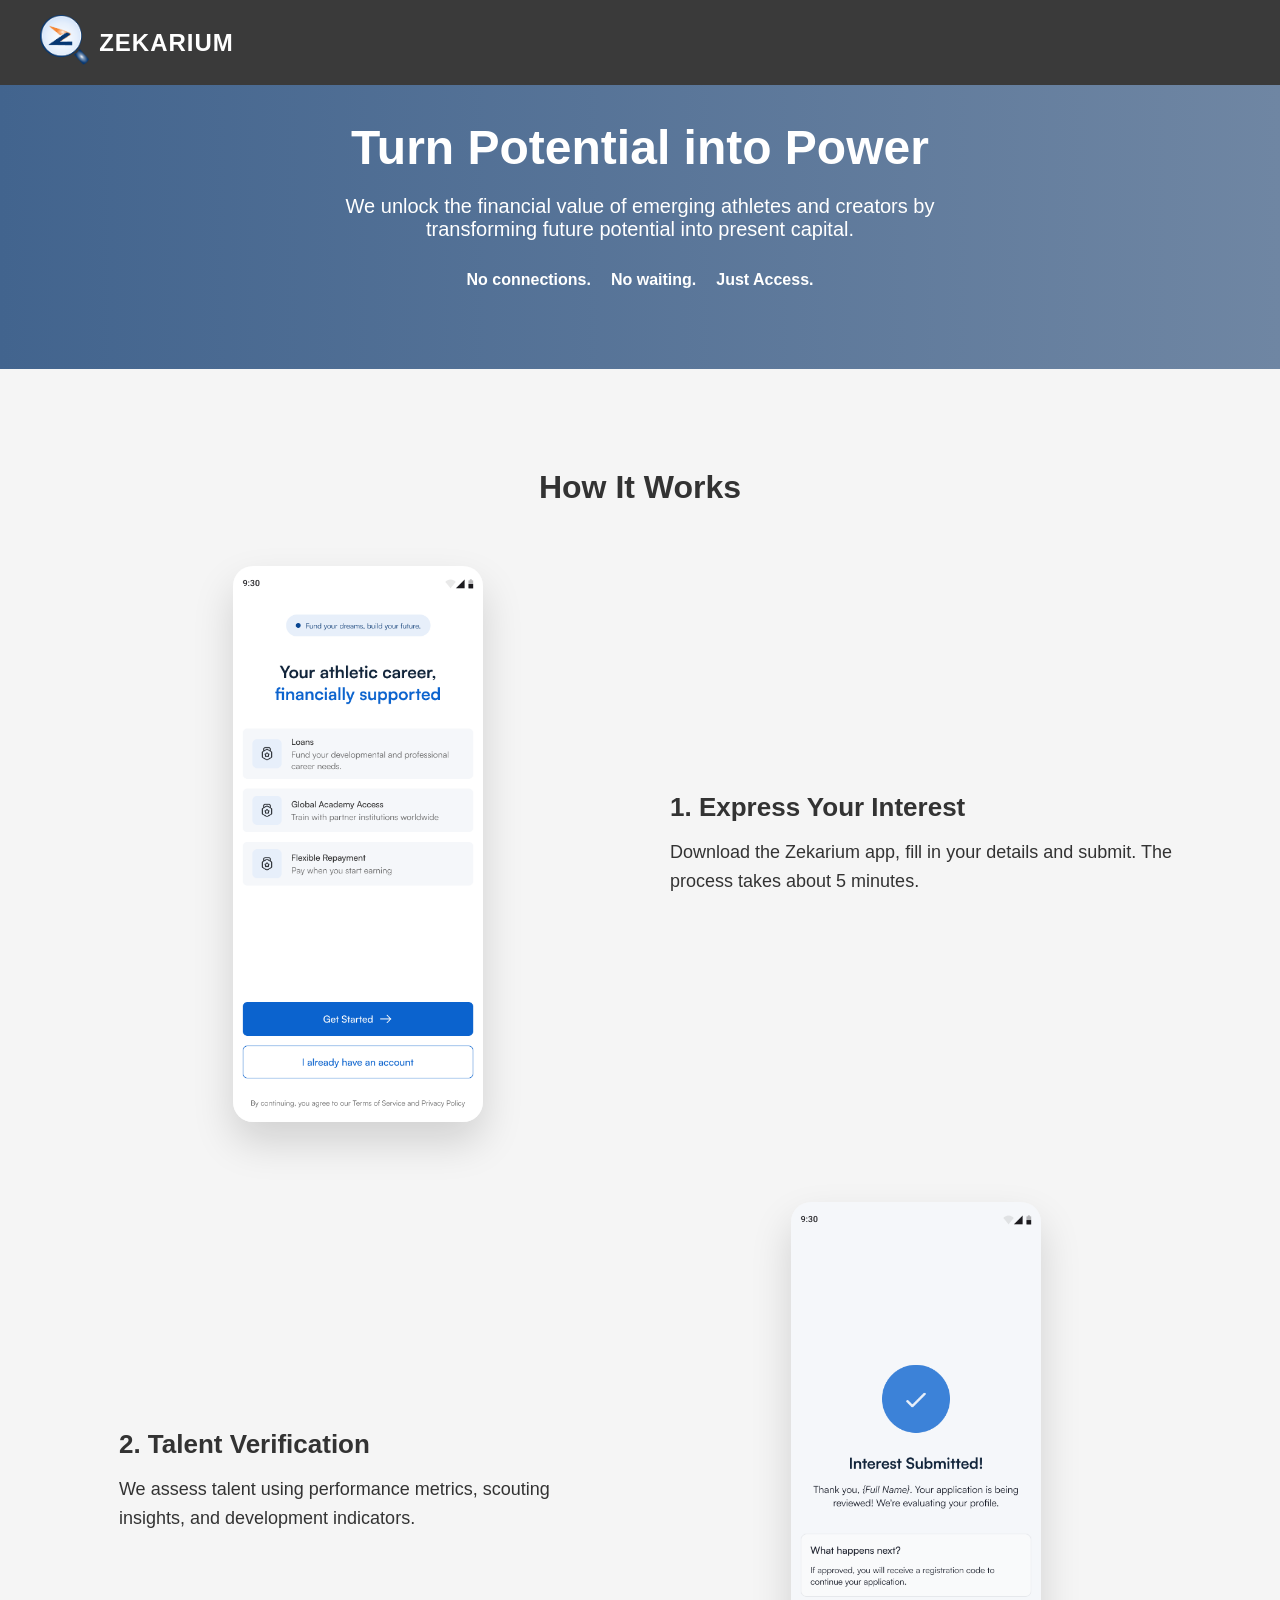
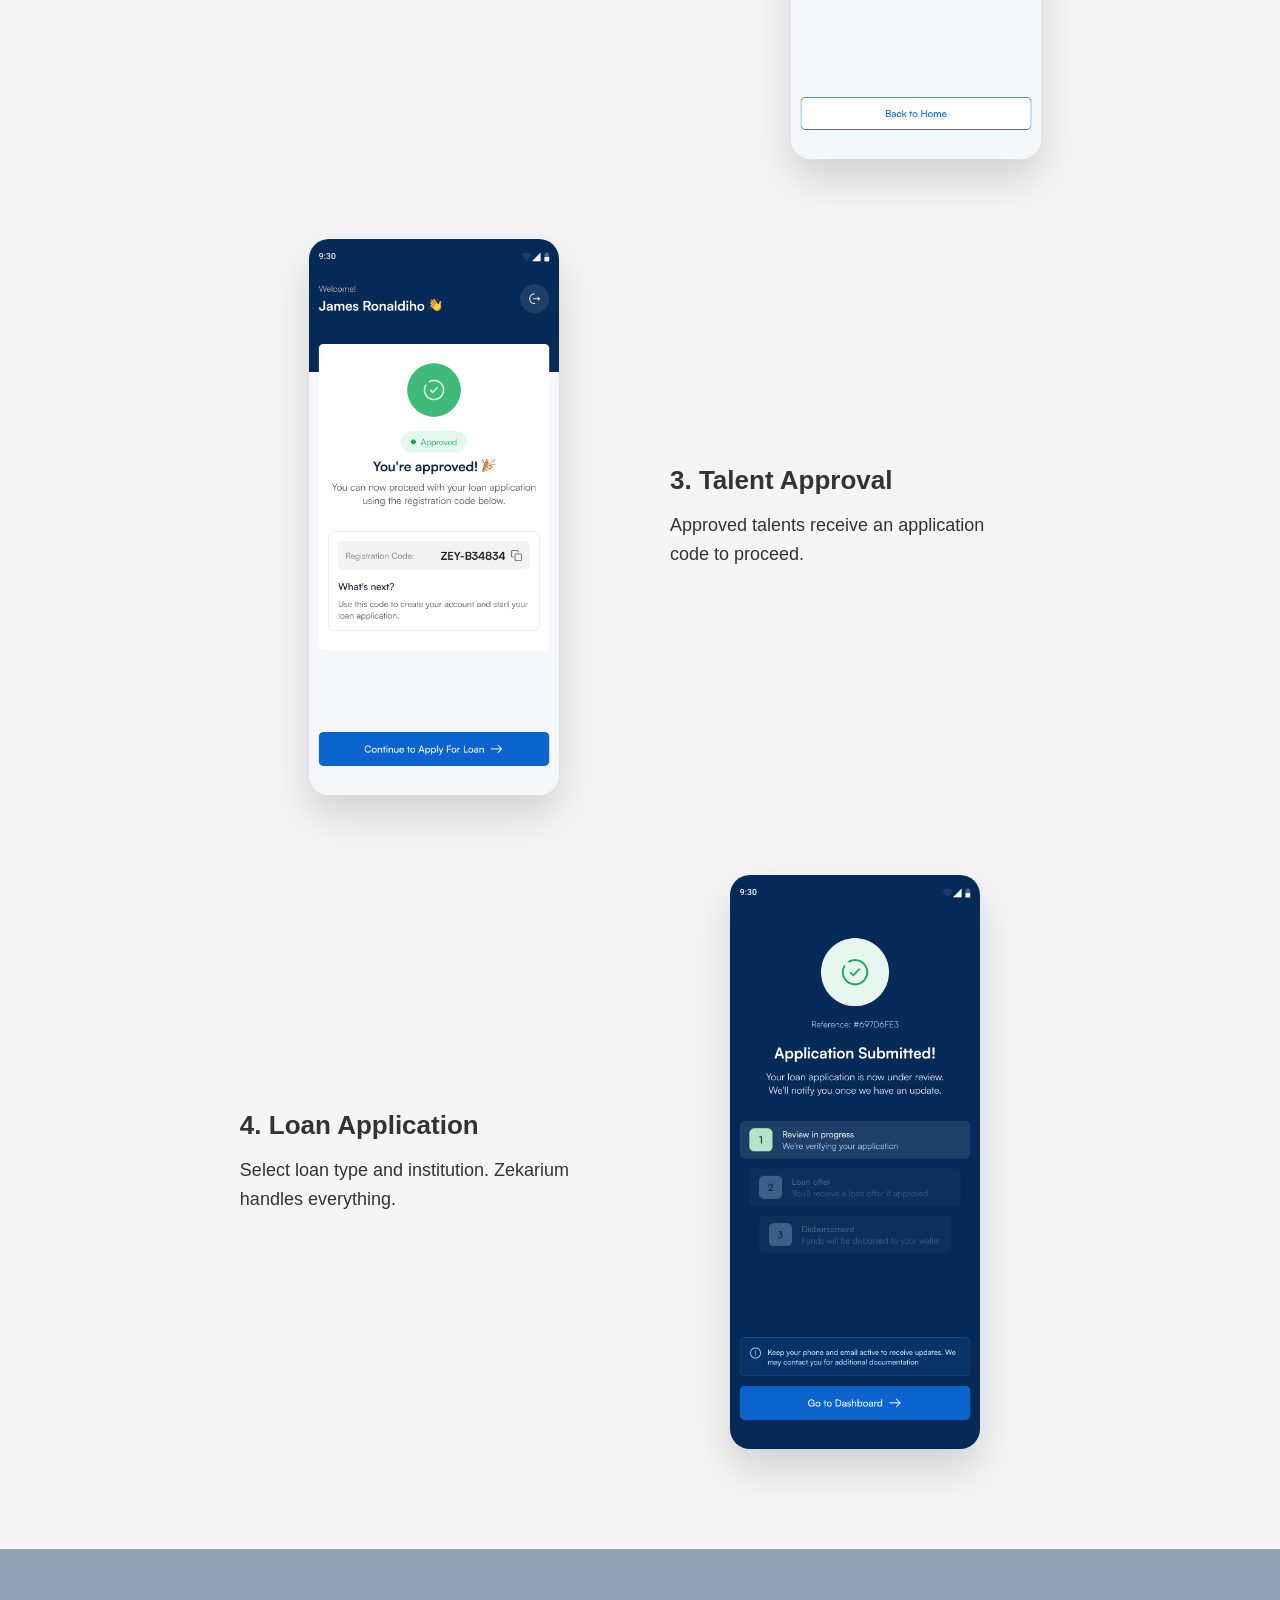
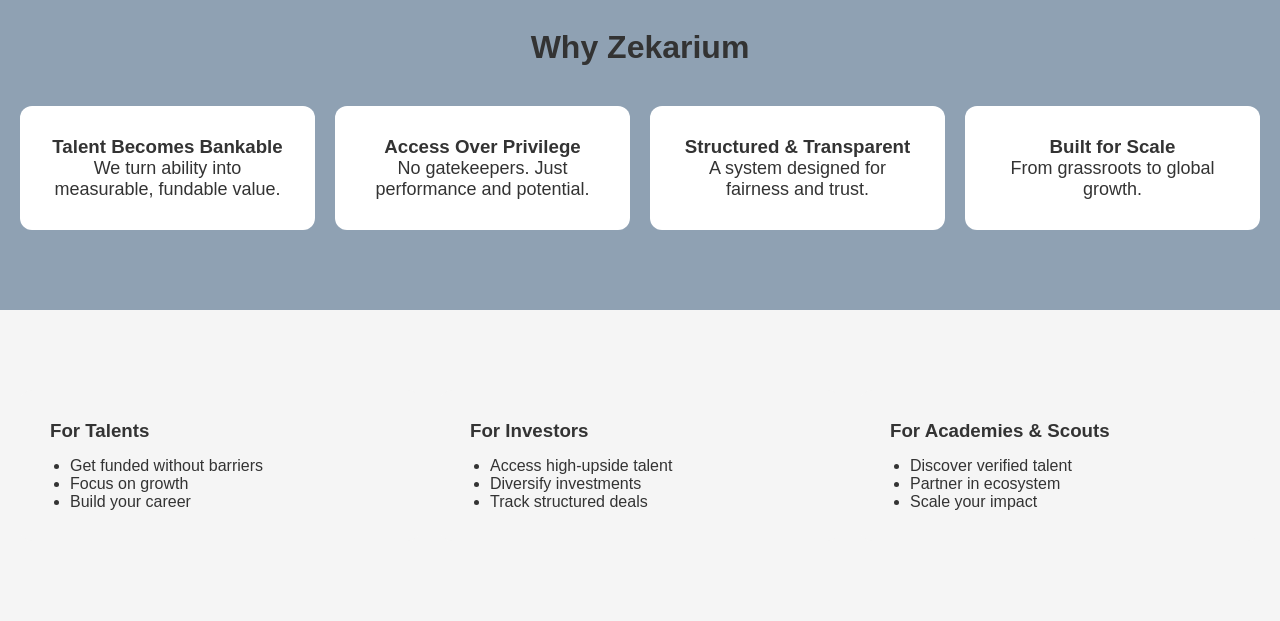
<file: product.html>
<!DOCTYPE html>
<html lang="en">
<head>
    <meta charset="UTF-8">
    <meta name="viewport" content="width=device-width, initial-scale=1.0">
    <title>Zekarium Product</title>
    <link rel="stylesheet" href="styles.css">
</head>
<body>


<nav>
    <div class="logo-container">
        <a href="index.html"><img src="assets/img/logo.png" alt="Zekarium logo"></a>
        <span class="logo-text">ZEKARIUM</span>
    </div>

</nav>

<!-- HERO -->
<section class="product-hero">
    <h1>Turn Potential into Power</h1>
    <p>
        We unlock the financial value of emerging athletes and creators by 
        transforming future potential into present capital.
    </p>
    <div class="hero-tags">
        <span>No connections.</span>
        <span>No waiting.</span>
        <span>Just Access.</span>
    </div>
</section>

<section class="how-it-works">

    <h2>How It Works</h2>

    <div class="steps">

        <div class="step">
            <div class="step-image">
                <img src="assets/img/image7.png" alt="">
            </div>
            <div class="step-text">
                <h3>1. Express Your Interest</h3>
                <p>
                    Download the Zekarium app, fill in your details and submit.
                    The process takes about 5 minutes.
                </p>
            </div>
        </div>

        <div class="step reverse">
            <div class="step-image">
                <img src="assets/img/image8.png" alt="">
            </div>
            <div class="step-text">
                <h3>2. Talent Verification</h3>
                <p>
                    We assess talent using performance metrics, scouting insights,
                    and development indicators.
                </p>
            </div>
        </div>

        <div class="step">
            <div class="step-image">
                <img src="assets/img/image9.png" alt="">
            </div>
            <div class="step-text">
                <h3>3. Talent Approval</h3>
                <p>
                    Approved talents receive an application code to proceed.
                </p>
            </div>
        </div>

        <div class="step reverse">
            <div class="step-image">
                <img src="assets/img/image10.png" alt="">
            </div>
            <div class="step-text">
                <h3>4. Loan Application</h3>
                <p>
                    Select loan type and institution. Zekarium handles everything.
                </p>
            </div>
        </div>

    </div>
</section>

<!-- WHY ZEKARIUM -->
<section class="why-zekarium">

    <h2>Why Zekarium</h2>

    <div class="why-grid">

        <div class="why-card">
            <h3>Talent Becomes Bankable</h3>
            <p>We turn ability into measurable, fundable value.</p>
        </div>

        <div class="why-card">
            <h3>Access Over Privilege</h3>
            <p>No gatekeepers. Just performance and potential.</p>
        </div>

        <div class="why-card">
            <h3>Structured & Transparent</h3>
            <p>A system designed for fairness and trust.</p>
        </div>

        <div class="why-card">
            <h3>Built for Scale</h3>
            <p>From grassroots to global growth.</p>
        </div>

    </div>
</section>

<!-- AUDIENCE -->
<section class="audience">

    <div class="audience-grid">

        <div class="audience-card">
            <h3>For Talents</h3>
            <ul>
                <li>Get funded without barriers</li>
                <li>Focus on growth</li>
                <li>Build your career</li>
            </ul>
        </div>

        <div class="audience-card">
            <h3>For Investors</h3>
            <ul>
                <li>Access high-upside talent</li>
                <li>Diversify investments</li>
                <li>Track structured deals</li>
            </ul>
        </div>

        <div class="audience-card">
            <h3>For Academies & Scouts</h3>
            <ul>
                <li>Discover verified talent</li>
                <li>Partner in ecosystem</li>
                <li>Scale your impact</li>
            </ul>
        </div>

    </div>

</section>

</body>
</html>
</file>
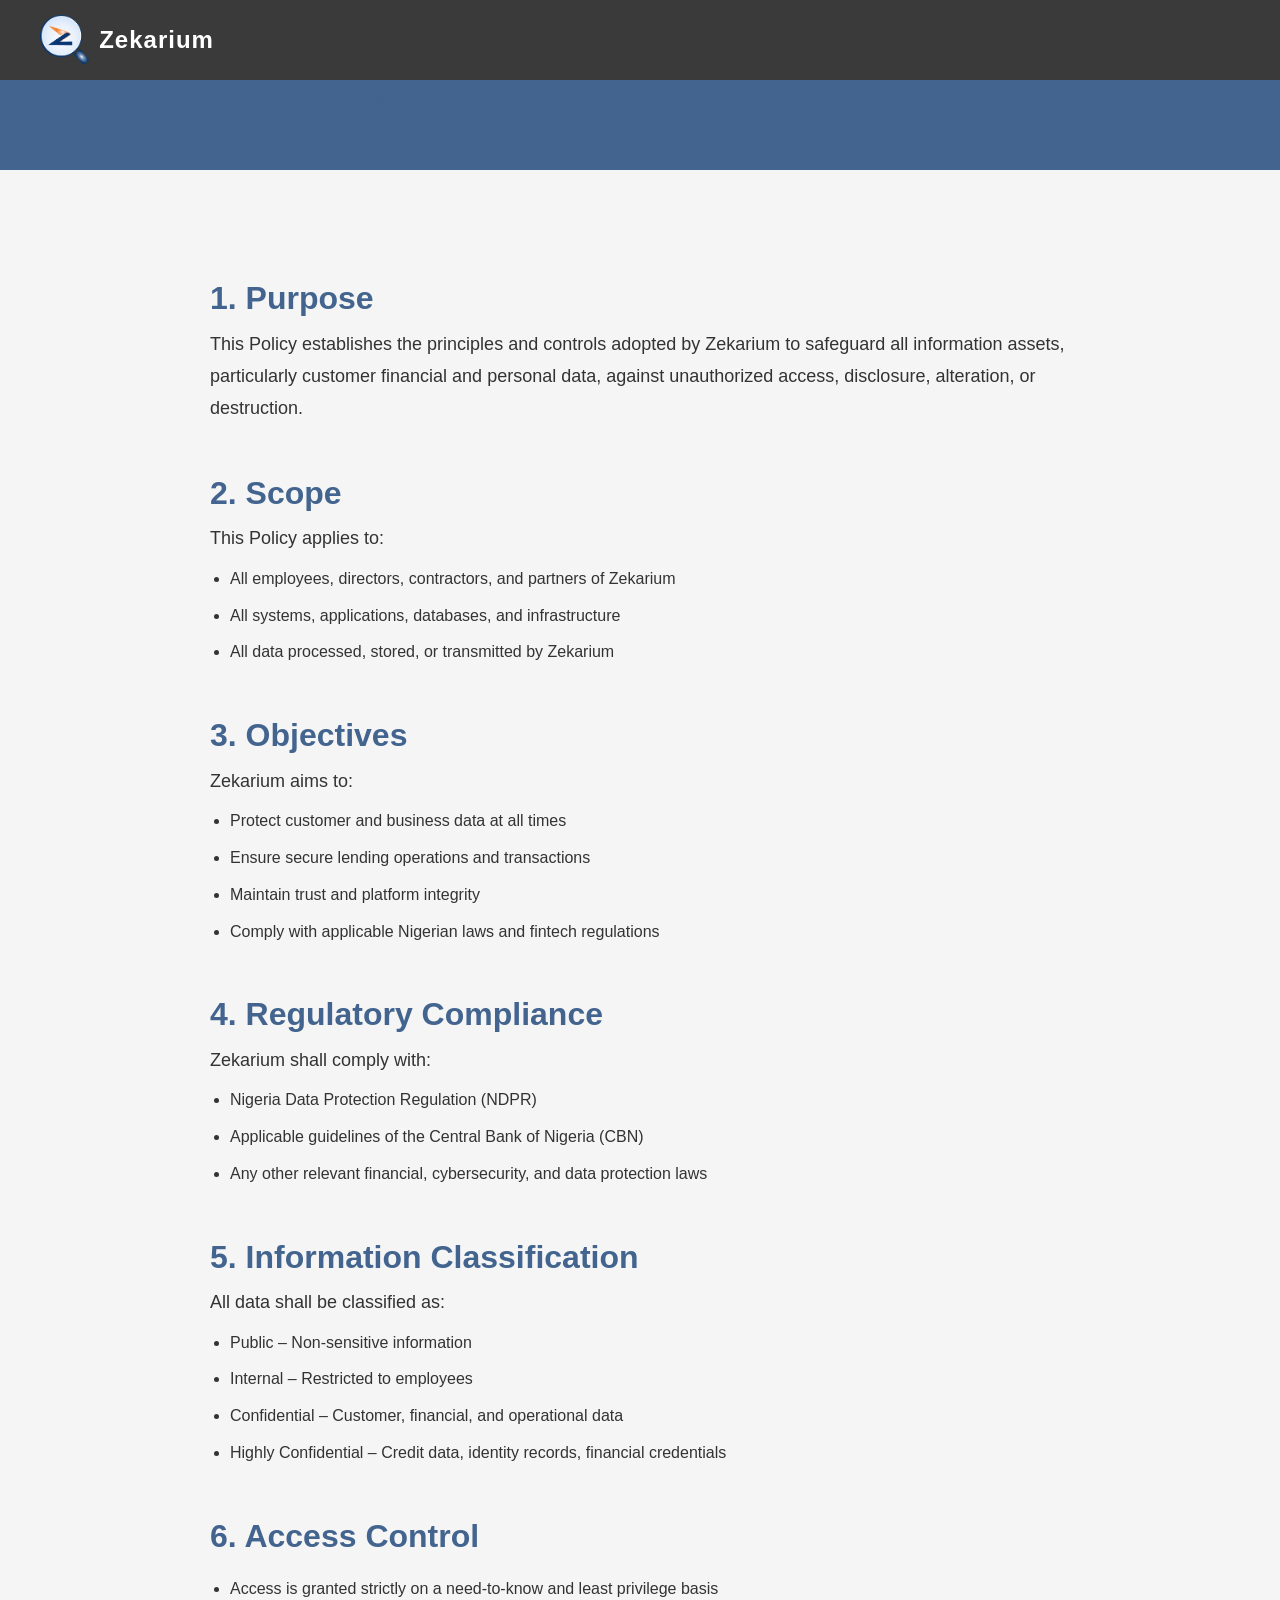
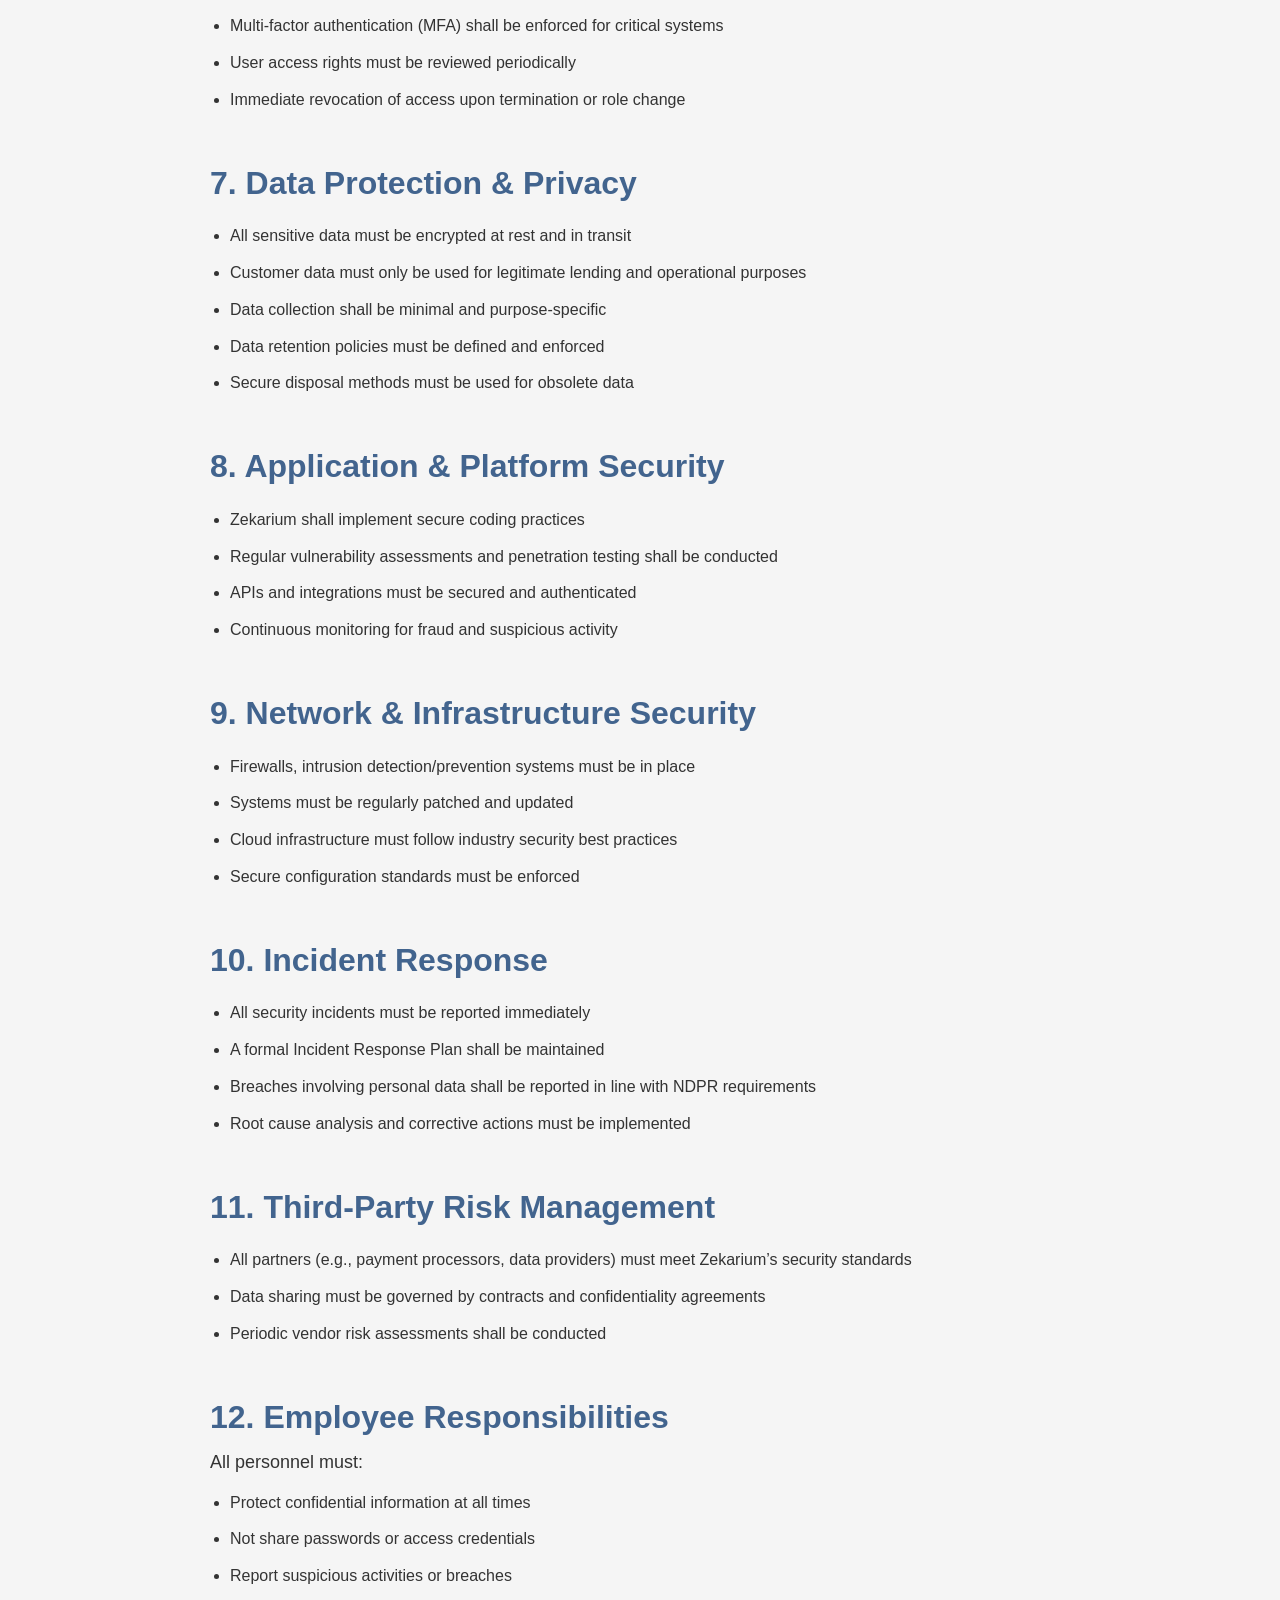
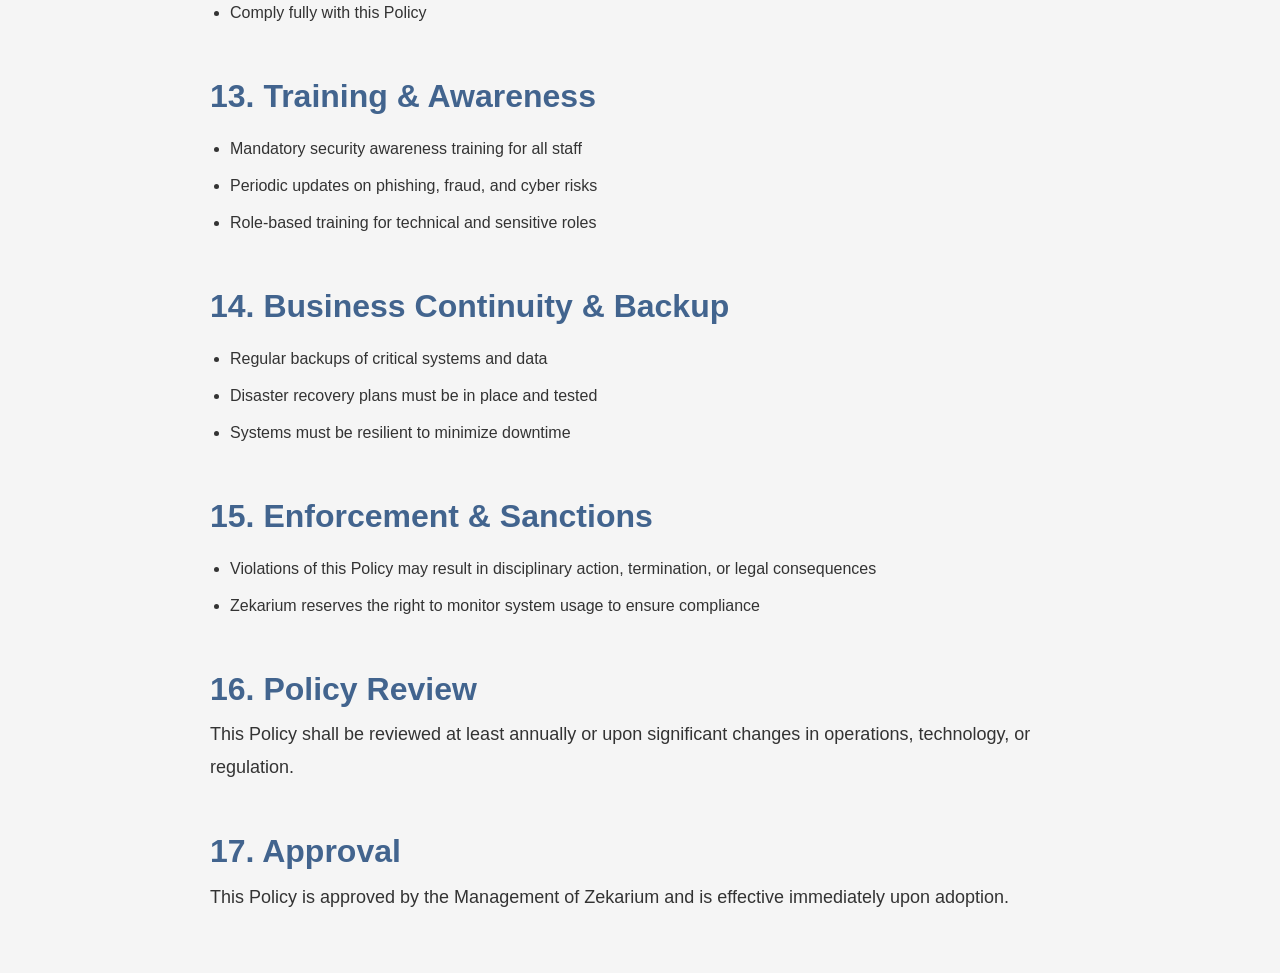
<file: security.html>
<!DOCTYPE html>
<html lang="en">
<head>
    <meta charset="UTF-8">
    <meta name="viewport" content="width=device-width, initial-scale=1.0">
    <title>Information Security Policy | Zekarium</title>
    <link rel="stylesheet" href="styles.css">
</head>
<body>

    <!-- NAV -->
    <nav>
        <div class="logo-container">
            <img src="assets/img/logo.png" alt="Zekarium logo">
            <span class="logo-text">Zekarium</span>
        </div>
    </nav>

    <!-- HEADER -->
    <section class="policy-header">
        <h1>Information Security Policy</h1>
    </section>

    <!-- CONTENT -->
    <section class="policy-container">

        <h2>1. Purpose</h2>
        <p>
            This Policy establishes the principles and controls adopted by Zekarium to safeguard all
            information assets, particularly customer financial and personal data, against unauthorized
            access, disclosure, alteration, or destruction.
        </p>

        <h2>2. Scope</h2>
        <p>This Policy applies to:</p>
        <ul>
            <li>All employees, directors, contractors, and partners of Zekarium</li>
            <li>All systems, applications, databases, and infrastructure</li>
            <li>All data processed, stored, or transmitted by Zekarium</li>
        </ul>

        <h2>3. Objectives</h2>
        <p>Zekarium aims to:</p>
        <ul>
            <li>Protect customer and business data at all times</li>
            <li>Ensure secure lending operations and transactions</li>
            <li>Maintain trust and platform integrity</li>
            <li>Comply with applicable Nigerian laws and fintech regulations</li>
        </ul>

        <h2>4. Regulatory Compliance</h2>
        <p>Zekarium shall comply with:</p>
        <ul>
            <li>Nigeria Data Protection Regulation (NDPR)</li>
            <li>Applicable guidelines of the Central Bank of Nigeria (CBN)</li>
            <li>Any other relevant financial, cybersecurity, and data protection laws</li>
        </ul>

        <h2>5. Information Classification</h2>
        <p>All data shall be classified as:</p>
        <ul>
            <li>Public – Non-sensitive information</li>
            <li>Internal – Restricted to employees</li>
            <li>Confidential – Customer, financial, and operational data</li>
            <li>Highly Confidential – Credit data, identity records, financial credentials</li>
        </ul>

        <h2>6. Access Control</h2>
        <ul>
            <li>Access is granted strictly on a need-to-know and least privilege basis</li>
            <li>Multi-factor authentication (MFA) shall be enforced for critical systems</li>
            <li>User access rights must be reviewed periodically</li>
            <li>Immediate revocation of access upon termination or role change</li>
        </ul>

        <h2>7. Data Protection & Privacy</h2>
        <ul>
            <li>All sensitive data must be encrypted at rest and in transit</li>
            <li>Customer data must only be used for legitimate lending and operational purposes</li>
            <li>Data collection shall be minimal and purpose-specific</li>
            <li>Data retention policies must be defined and enforced</li>
            <li>Secure disposal methods must be used for obsolete data</li>
        </ul>

        <h2>8. Application & Platform Security</h2>
        <ul>
            <li>Zekarium shall implement secure coding practices</li>
            <li>Regular vulnerability assessments and penetration testing shall be conducted</li>
            <li>APIs and integrations must be secured and authenticated</li>
            <li>Continuous monitoring for fraud and suspicious activity</li>
        </ul>

        <h2>9. Network & Infrastructure Security</h2>
        <ul>
            <li>Firewalls, intrusion detection/prevention systems must be in place</li>
            <li>Systems must be regularly patched and updated</li>
            <li>Cloud infrastructure must follow industry security best practices</li>
            <li>Secure configuration standards must be enforced</li>
        </ul>

        <h2>10. Incident Response</h2>
        <ul>
            <li>All security incidents must be reported immediately</li>
            <li>A formal Incident Response Plan shall be maintained</li>
            <li>Breaches involving personal data shall be reported in line with NDPR requirements</li>
            <li>Root cause analysis and corrective actions must be implemented</li>
        </ul>

        <h2>11. Third-Party Risk Management</h2>
        <ul>
            <li>All partners (e.g., payment processors, data providers) must meet Zekarium’s security standards</li>
            <li>Data sharing must be governed by contracts and confidentiality agreements</li>
            <li>Periodic vendor risk assessments shall be conducted</li>
        </ul>

        <h2>12. Employee Responsibilities</h2>
        <p>All personnel must:</p>
        <ul>
            <li>Protect confidential information at all times</li>
            <li>Not share passwords or access credentials</li>
            <li>Report suspicious activities or breaches</li>
            <li>Comply fully with this Policy</li>
        </ul>

        <h2>13. Training & Awareness</h2>
        <ul>
            <li>Mandatory security awareness training for all staff</li>
            <li>Periodic updates on phishing, fraud, and cyber risks</li>
            <li>Role-based training for technical and sensitive roles</li>
        </ul>

        <h2>14. Business Continuity & Backup</h2>
        <ul>
            <li>Regular backups of critical systems and data</li>
            <li>Disaster recovery plans must be in place and tested</li>
            <li>Systems must be resilient to minimize downtime</li>
        </ul>

        <h2>15. Enforcement & Sanctions</h2>
        <ul>
            <li>Violations of this Policy may result in disciplinary action, termination, or legal consequences</li>
            <li>Zekarium reserves the right to monitor system usage to ensure compliance</li>
        </ul>

        <h2>16. Policy Review</h2>
        <p>
            This Policy shall be reviewed at least annually or upon significant changes in operations,
            technology, or regulation.
        </p>

        <h2>17. Approval</h2>
        <p>
            This Policy is approved by the Management of Zekarium and is effective immediately upon adoption.
        </p>

    </section>

</body>
</html>
</file>
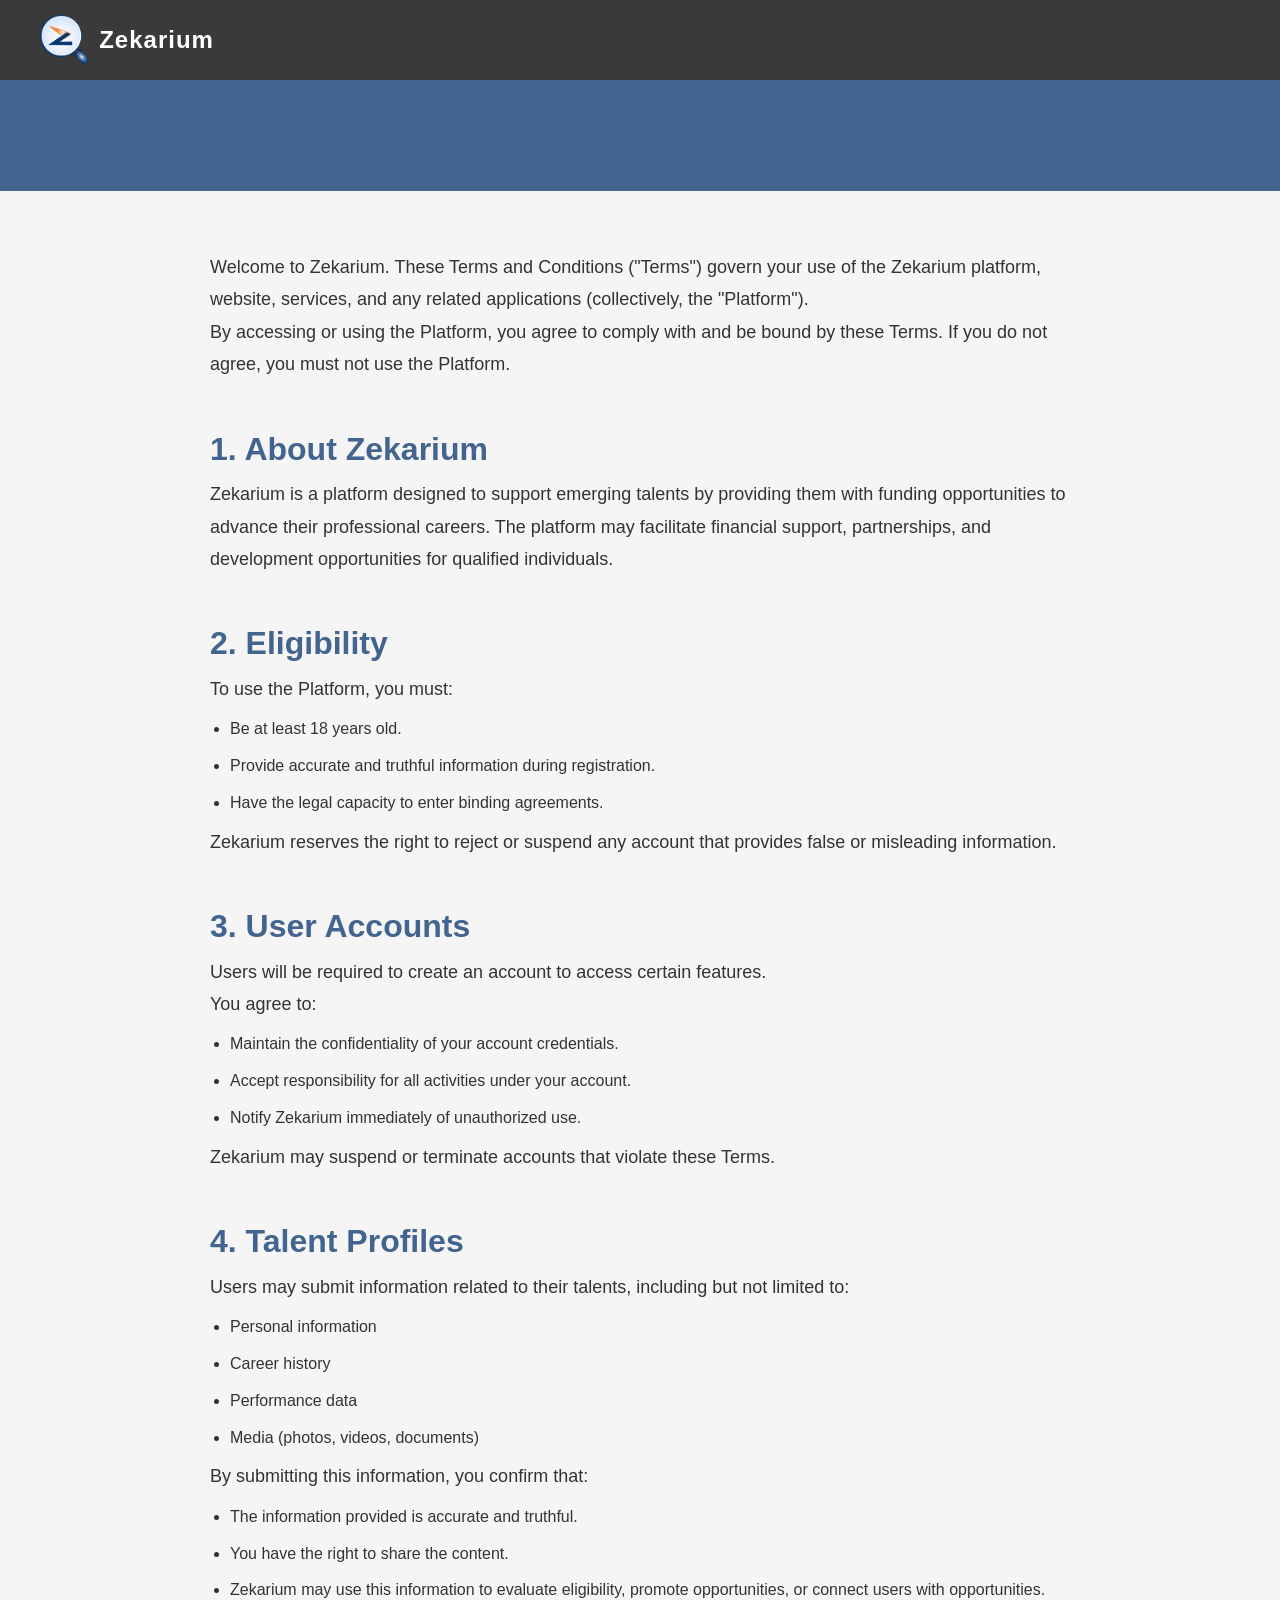
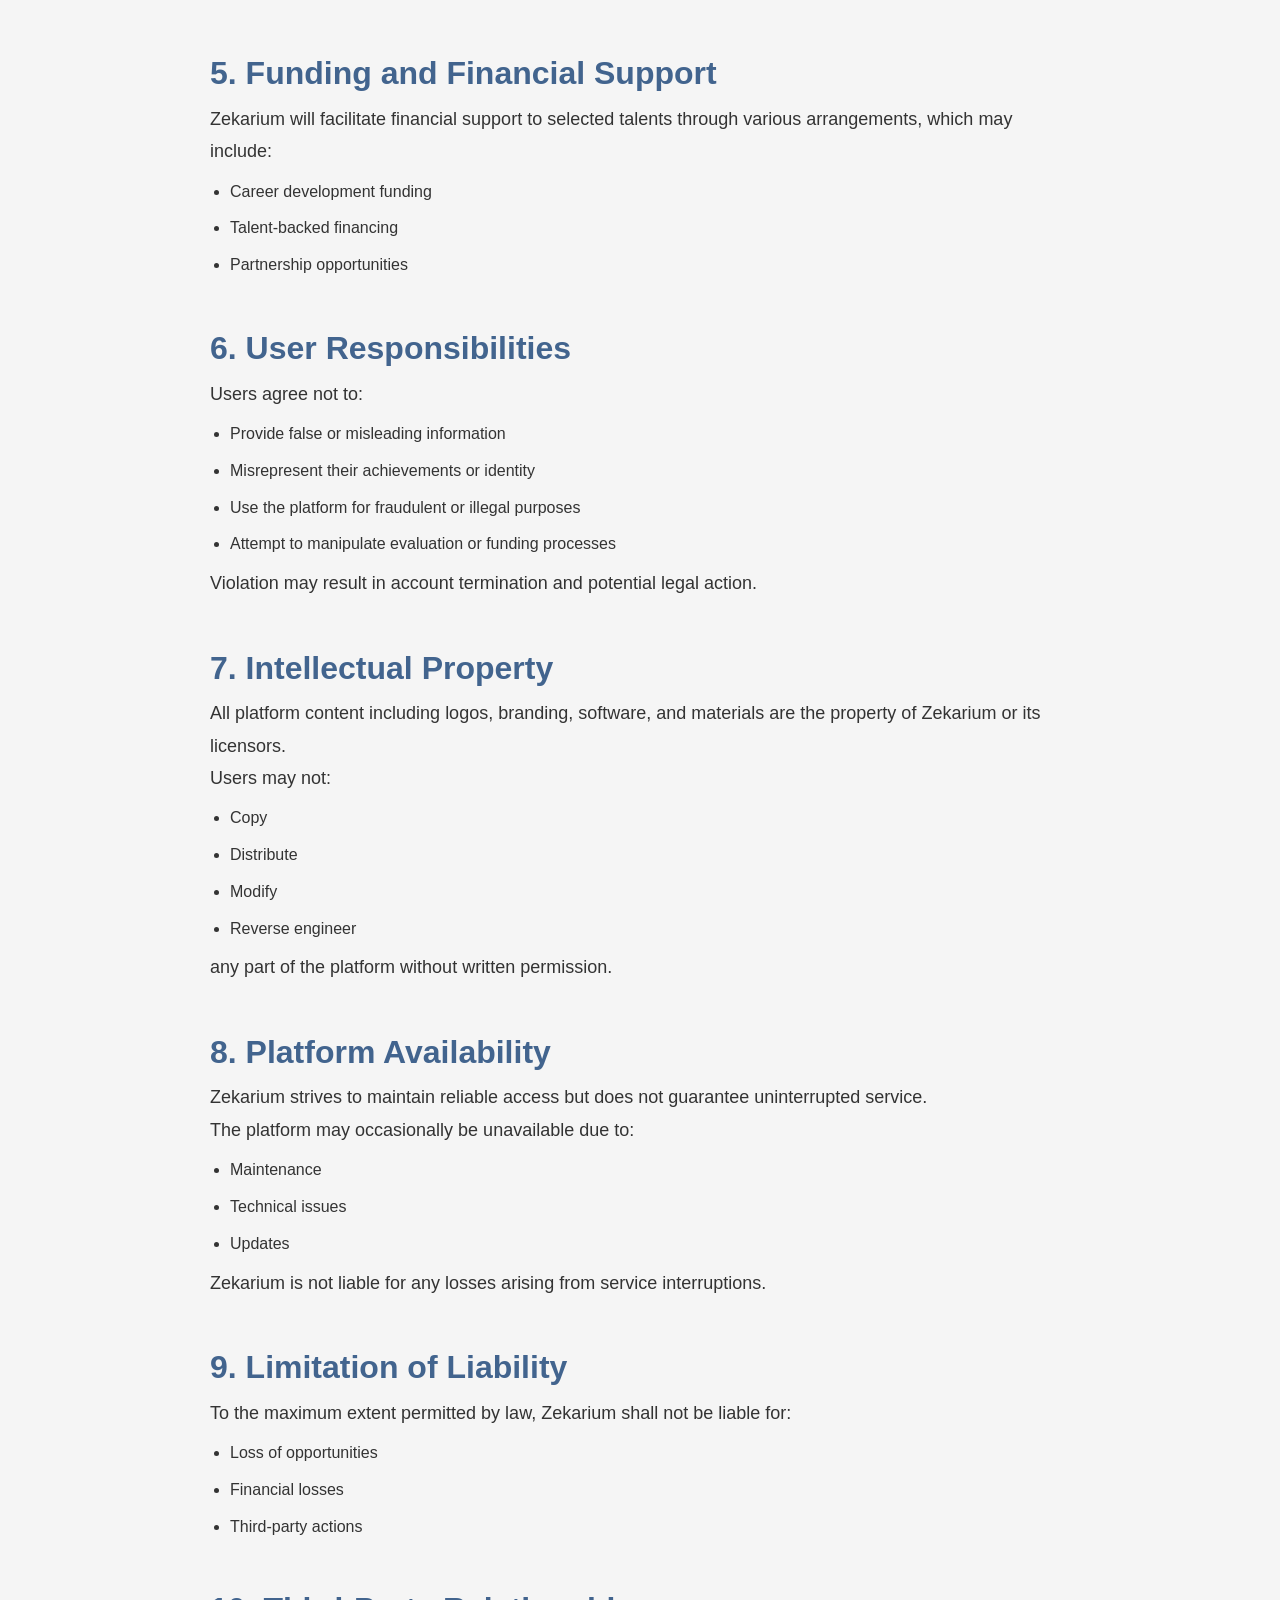
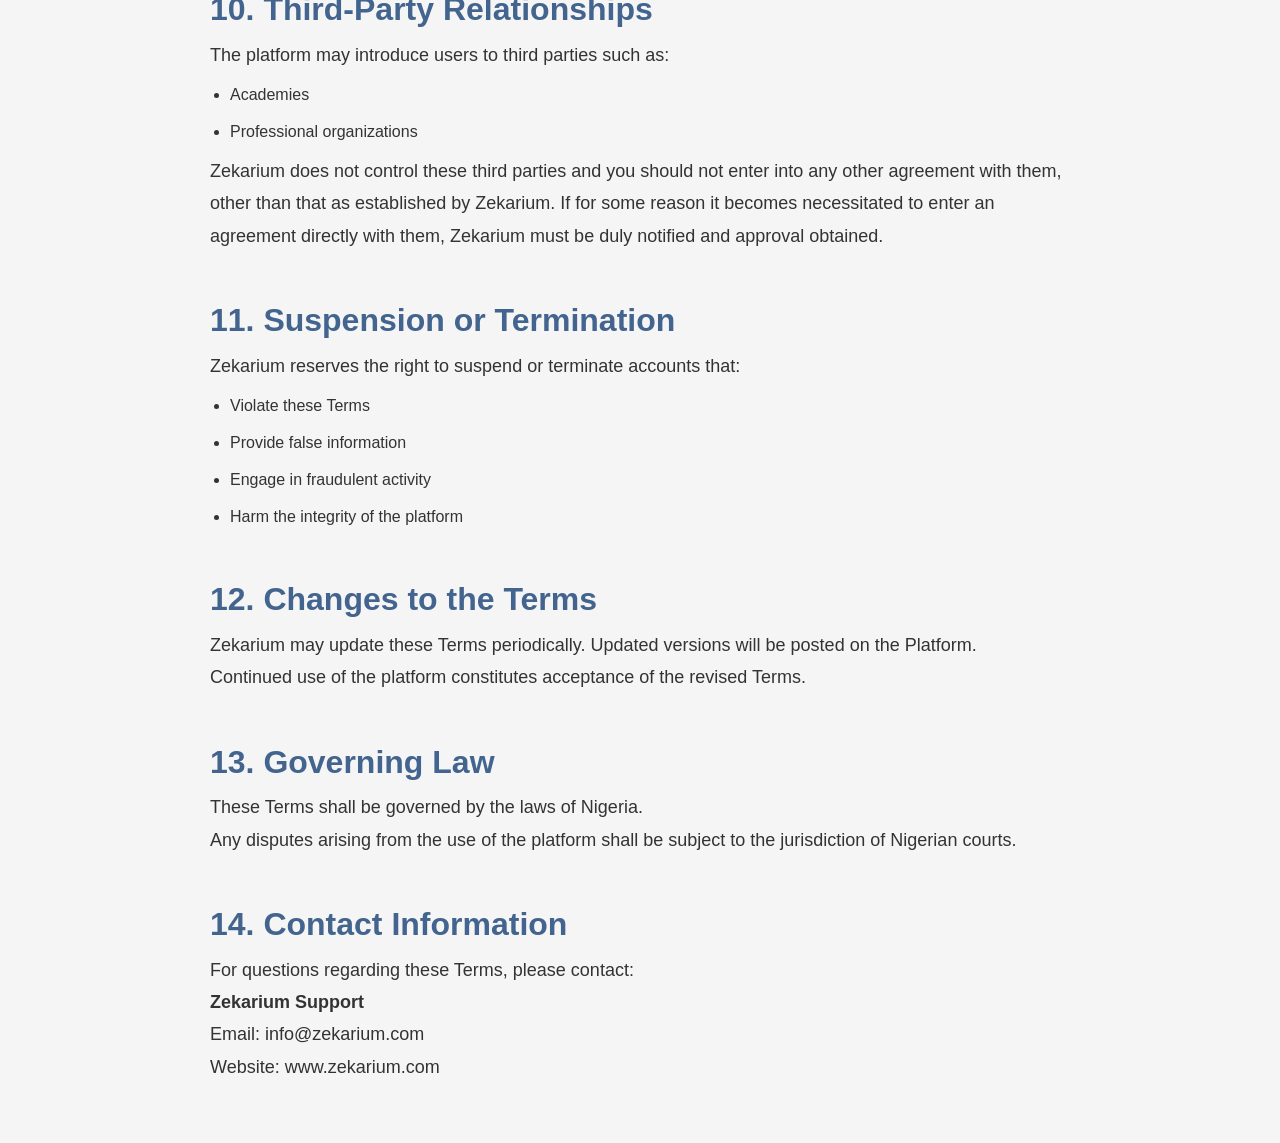
<file: terms.html>
<!DOCTYPE html>
<html lang="en">
<head>
    <meta charset="UTF-8">
    <meta name="viewport" content="width=device-width, initial-scale=1.0">
    <title>Terms and Conditions | Zekarium</title>
    <link rel="stylesheet" href="styles.css">
</head>
<body>

    <!-- NAV -->
    <nav>
        <div class="logo-container">
            <img src="assets/img/logo.png" alt="Zekarium logo">
            <span class="logo-text">Zekarium</span>
        </div>
    </nav>

    <!-- HEADER -->
    <section class="policy-header">
        <h1>Terms and Conditions</h1>
        <p><strong>Last Updated:</strong> 28 February 2026</p>
    </section>

    <!-- CONTENT -->
    <section class="policy-container">

        <p>
            Welcome to Zekarium. These Terms and Conditions ("Terms") govern your use of the
            Zekarium platform, website, services, and any related applications (collectively, the "Platform").
        </p>

        <p>
            By accessing or using the Platform, you agree to comply with and be bound by these Terms.
            If you do not agree, you must not use the Platform.
        </p>

        <h2>1. About Zekarium</h2>
        <p>
            Zekarium is a platform designed to support emerging talents by providing them with funding
            opportunities to advance their professional careers. The platform may facilitate financial
            support, partnerships, and development opportunities for qualified individuals.
        </p>

        <h2>2. Eligibility</h2>
        <p>To use the Platform, you must:</p>
        <ul>
            <li>Be at least 18 years old.</li>
            <li>Provide accurate and truthful information during registration.</li>
            <li>Have the legal capacity to enter binding agreements.</li>
        </ul>

        <p>
            Zekarium reserves the right to reject or suspend any account that provides false or
            misleading information.
        </p>

        <h2>3. User Accounts</h2>
        <p>Users will be required to create an account to access certain features.</p>

        <p>You agree to:</p>
        <ul>
            <li>Maintain the confidentiality of your account credentials.</li>
            <li>Accept responsibility for all activities under your account.</li>
            <li>Notify Zekarium immediately of unauthorized use.</li>
        </ul>

        <p>Zekarium may suspend or terminate accounts that violate these Terms.</p>

        <h2>4. Talent Profiles</h2>
        <p>Users may submit information related to their talents, including but not limited to:</p>
        <ul>
            <li>Personal information</li>
            <li>Career history</li>
            <li>Performance data</li>
            <li>Media (photos, videos, documents)</li>
        </ul>

        <p>By submitting this information, you confirm that:</p>
        <ul>
            <li>The information provided is accurate and truthful.</li>
            <li>You have the right to share the content.</li>
            <li>
                Zekarium may use this information to evaluate eligibility, promote opportunities,
                or connect users with opportunities.
            </li>
        </ul>

        <h2>5. Funding and Financial Support</h2>
        <p>
            Zekarium will facilitate financial support to selected talents through various arrangements,
            which may include:
        </p>
        <ul>
            <li>Career development funding</li>
            <li>Talent-backed financing</li>
            <li>Partnership opportunities</li>
        </ul>

        <h2>6. User Responsibilities</h2>
        <p>Users agree not to:</p>
        <ul>
            <li>Provide false or misleading information</li>
            <li>Misrepresent their achievements or identity</li>
            <li>Use the platform for fraudulent or illegal purposes</li>
            <li>Attempt to manipulate evaluation or funding processes</li>
        </ul>

        <p>
            Violation may result in account termination and potential legal action.
        </p>

        <h2>7. Intellectual Property</h2>
        <p>
            All platform content including logos, branding, software, and materials are the property
            of Zekarium or its licensors.
        </p>

        <p>Users may not:</p>
        <ul>
            <li>Copy</li>
            <li>Distribute</li>
            <li>Modify</li>
            <li>Reverse engineer</li>
        </ul>

        <p>any part of the platform without written permission.</p>

        <h2>8. Platform Availability</h2>
        <p>
            Zekarium strives to maintain reliable access but does not guarantee uninterrupted service.
        </p>

        <p>The platform may occasionally be unavailable due to:</p>
        <ul>
            <li>Maintenance</li>
            <li>Technical issues</li>
            <li>Updates</li>
        </ul>

        <p>
            Zekarium is not liable for any losses arising from service interruptions.
        </p>

        <h2>9. Limitation of Liability</h2>
        <p>
            To the maximum extent permitted by law, Zekarium shall not be liable for:
        </p>
        <ul>
            <li>Loss of opportunities</li>
            <li>Financial losses</li>
            <li>Third-party actions</li>
        </ul>

        <h2>10. Third-Party Relationships</h2>
        <p>
            The platform may introduce users to third parties such as:
        </p>
        <ul>
            <li>Academies</li>
            <li>Professional organizations</li>
        </ul>

        <p>
            Zekarium does not control these third parties and you should not enter into any other
            agreement with them, other than that as established by Zekarium. If for some reason it
            becomes necessitated to enter an agreement directly with them, Zekarium must be duly
            notified and approval obtained.
        </p>

        <h2>11. Suspension or Termination</h2>
        <p>Zekarium reserves the right to suspend or terminate accounts that:</p>
        <ul>
            <li>Violate these Terms</li>
            <li>Provide false information</li>
            <li>Engage in fraudulent activity</li>
            <li>Harm the integrity of the platform</li>
        </ul>

        <h2>12. Changes to the Terms</h2>
        <p>
            Zekarium may update these Terms periodically. Updated versions will be posted on the Platform.
        </p>

        <p>
            Continued use of the platform constitutes acceptance of the revised Terms.
        </p>

        <h2>13. Governing Law</h2>
        <p>
            These Terms shall be governed by the laws of Nigeria.
        </p>

        <p>
            Any disputes arising from the use of the platform shall be subject to the jurisdiction of
            Nigerian courts.
        </p>

        <h2>14. Contact Information</h2>
        <p>For questions regarding these Terms, please contact:</p>

        <p><strong>Zekarium Support</strong></p>
        <p>Email: info@zekarium.com</p>
        <p>Website: www.zekarium.com</p>

    </section>

</body>
</html>
</file>
<file: styles.css>
/* RESET */
* {
  margin: 0;
  padding: 0;
  box-sizing: border-box;
  font-family: Arial, sans-serif;
}

body {
  background-color: #f5f5f5;
  color: #333;
}

h1 {
    font-size: 44px;
}

h2 {
    font-size: 32px;
}

p {font-size: 18px;}

/* NAVBAR */
nav {
  display: flex;
  justify-content: space-between;
  align-items: center;
  background-color: #3a3a3a;
  padding: 15px 40px;
  top: 0;
  left:0;
  right: 0;
  position: fixed;
  z-index: 50;
  font-size: 20px;
 
}

.logo-container {
  display: flex;
  align-items: center;
}

.logo-container img {
  height: 50px;
  margin-right: 10px;
  
}

.logo-text {
  color: #fff;
  font-weight: bold;
  font-size: 24px;
  letter-spacing: 1px;
}

nav ul {
  list-style: none;
  display: flex;
  gap: 30px;
}

nav ul li a {
  text-decoration: none;
  color: #fff;
}

/* SECTION LAYOUT */
section {
  width: 100%;
}

.section-container {
  display: flex;
  align-items: center;
  justify-content: space-between;
  min-height: 400px;
}

/* TEXT CONTENT */
.text-content {
  flex: 1;
  padding: 60px 40px;
}

.text-content h1 {
  font-size: 44px;
  margin-bottom: 10px;
}

.text-content h2 {
  font-size: 36px;
  font-weight: normal;
  margin-bottom: 30px;
}

.text-content p {
  font-size: 24px;
  margin-bottom: 20px;
}

#home .text-content p {
  margin-bottom: 40px;
  font-size: 30px;
  font-weight: bold;
}

#home .text-content {
  text-align: center; 
}

/* BUTTONS */
button {
  background-color: #4f6f91;
  color: white;
  border: none;
  padding: 24px 32px;
  border-radius: 40px;
  cursor: pointer;
  font-size: 24px;
}

button:hover {
  opacity: 0.9;
}

/* IMAGE CONTENT */
.image-content {
  flex: 1.2;
  height: 100%;
}

.image-content img {
  width: 100%;
  height: 100%;
  object-fit: cover;

  /* IMPORTANT: removes spacing so image touches edge */
  display: block;
}

/* HERO SECTION */
#home {
  background-color: #eaeaea;
}

#about {
  background-color: #8fa1b3;
  min-height: 100vh; /* 🔥 IMPORTANT */
}

#about .section-container {
  flex-direction: column;
  height: 100%;
}

#about .images-wrapper {
  display: flex;
  width: 100%;
  flex: 1; /* take all available space */
}

/* Each image gets equal space */
#about .images-wrapper .image-content {
  flex: 1;
  height: 100%;
}

/* Make images fill properly */
#about .images-wrapper img {
  width: 100%;
  height: 100%;
  object-fit: cover;
}

#about .text-content {
  flex: none;
  padding: 30px;
  text-align: center;
}

/* REMOVE spacing + width restriction */
#about .section-container {
  max-width: none;
  margin: 0;
  padding: 0;
  width: 100%;
}

/* PRODUCT SECTION */
#product {
  background-color: #f5f5f5;
}

#product button{
  padding: 16px 24px;
}

/* CONTACT SECTION */
#contact {
  background-color: #8fa1b3;
  padding: 50px 20px;
  text-align: center;
}

#contact h2 {
  margin-bottom: 20px;
}

#contact button{
  padding: 16px 24px;
}


form {
  max-width: 500px;
  margin: auto;
}

form input,
form textarea {
  width: 100%;
  padding: 10px;
  margin-bottom: 10px;
  border: none;
}

form textarea {
  height: 80px;
  resize: none;
}

/* FOOTER */
footer {
  background-color: #3a3a3a;
  color: #ccc;
  padding: 20px 40px;
  font-size: 20px;
}

.footer-container {
  display: flex;
  justify-content: space-between;
  margin-bottom: 10px;
}

.footer-links ul {
  list-style: none;
  display: flex;
  gap: 20px;
}

.footer-links a {
  color: #ccc;
  text-decoration: none;
}

.footer-contact a {
  color: #ccc;
  text-decoration: none;
}

.footer-copy {
  text-align: center;
  font-size: 20px;
}

/* RESPONSIVE */
@media (max-width: 768px) {
  .section-container {
    flex-direction: column;
  }

  .text-content {
    padding: 30px 20px;
  }

  nav {
    flex-direction: column;
    gap: 10px;
  }

  .footer-container {
    flex-direction: column;
    gap: 10px;
  }
}

/* Privacy Page Layout */
.policy-container {
    max-width: 900px;
    margin: auto;
    padding: 60px 20px;
    line-height: 1.8;
    text-align: left; /* 👈 IMPORTANT */
}

/* Headings */
.policy-container h2 {
    margin-top: 40px;
    color: #42648E;
}

.policy-container h3 {
    margin-top: 20px;
}

/* Lists */
.policy-container ul {
    padding-left: 20px;
    margin-top: 10px;
}

.policy-container li {
    margin-bottom: 8px;
}

/* Header */
.policy-header {
    background-color: #42648E;
    color: #42648E;
    text-align: center;
    padding: 80px 20px 40px;
}

/* HERO */
.about-hero {
    background-color: #42648E;
    color: white;
    text-align: center;
    padding: 100px 20px 60px;
}


.about-hero h1 {
    margin-bottom: 10px;
  
}

.about-container {
  margin: 0 auto;
  padding: 60px 24px;
 

}

.about-container > p {
margin-bottom: 16px;
}


.tagline {
    font-size: 24px;
    opacity: 0.9;
    
}

/* Highlight statement */
.highlight {
    font-weight: bold;
    font-size: 20px;
    margin-top: 30px;
}

/* Vision & Mission */
.about-split {
    display: flex;
    gap: 30px;
    padding: 60px 20px;
    background-color: #A4B3C4;
    flex-wrap: wrap;
}

.about-card {
    flex: 1;
    min-width: 280px;
    background: #fff;
    padding: 30px;
    border-radius: 16px;
    box-shadow: 0 10px 25px rgba(0,0,0,0.08);
}

.about-card h2 {
    margin-bottom: 15px;
    color: #42648E;
}

/* PRODUCT HERO */
.product-hero {
  background: linear-gradient(to right, #42648E, #6f86a3);
  color: white;
  text-align: center;
  padding: 120px 20px 80px;
}

.product-hero h1 {
  font-size: 48px;
  margin-bottom: 20px;
}

.product-hero p {
  max-width: 700px;
  margin: auto;
  font-size: 20px;
  margin-bottom: 30px;
}

.hero-tags {
  display: flex;
  justify-content: center;
  gap: 20px;
  font-weight: bold;
}

/* HOW IT WORKS - NEW LAYOUT */
.how-it-works {
  padding: 100px 20px;
}

.how-it-works h2 {
  text-align: center;
  margin-bottom: 60px;
}

/* Stack steps vertically */
.steps {
  display: flex;
  flex-direction: column;
  gap: 80px;
}

/* Each step = row */
.step {
  display: flex;
  align-items: center;
  justify-content: center;
  gap: 60px;
  max-width: 1100px;
  margin: auto;
}

/* Alternate layout */
.step.reverse {
  flex-direction: row-reverse;
}

/* Phone image */
.step-image {
  flex: 1;
  display: flex;
  justify-content: center;
}

.step-image img {
  width: 250px; /* 👈 adjust if needed */
  height: auto;
  border-radius: 20px;
  box-shadow: 0 20px 40px rgba(0,0,0,0.15);
}

/* Text */
.step-text {
  flex: 1;
}

.step-text h3 {
  margin-bottom: 15px;
  font-size: 26px;
}

.step-text p {
  font-size: 18px;
  line-height: 1.6;
}

@media (max-width: 768px) {

  .step {
    flex-direction: column;
    text-align: center;
  }

  .step.reverse {
    flex-direction: column;
  }

  .step-image img {
    width: 200px;
  }
}

/* WHY ZEKARIUM */
.why-zekarium {
  background-color: #8fa1b3;
  padding: 80px 20px;
  text-align: center;
}

.why-grid {
  display: flex;
  gap: 20px;
  margin-top: 40px;
  flex-wrap: wrap;
}

.why-card {
  flex: 1;
  min-width: 250px;
  background: white;
  padding: 30px;
  border-radius: 12px;
}

/* AUDIENCE */
.audience {
  padding: 80px 20px;
}

.audience-grid {
  display: flex;
  gap: 20px;
  flex-wrap: wrap;
}

.audience-card {
  flex: 1;
  min-width: 250px;
  background: #f5f5f5;
  padding: 30px;
  border-radius: 12px;
}

.audience-card ul {
  margin-top: 15px;
  padding-left: 20px;
}
</file>
<file: fakestyles.css>
body  {
    font-family: Arial, sans-serif;
    margin: 0;
    padding: 0;
    background-color:  #f5f5f5;
    color:  #333;
}

nav {
    display: grid;
    grid-template-columns: auto 1fr auto;
    align-items: center;
    padding: 0 40px;
    background-color: #333;
    color: #fff;
    height: 70px;
    position: sticky;
    top: 0;
    z-index: 100;
}

nav img  {
    height: 50px;
}

nav ul  {
    list-style-type: none;
    padding: 0;
    display: flex;
    justify-content: center;
    gap: 40px;
}

nav ul li  {
    display: inline;
    margin-left: 20px;
}

nav ul li a  {
    color:  #fff;
    text-decoration: none;
    padding: 5px;
}

nav ul li a:hover  {
    background-color:  #555;
    border-radius: 5px;
}

section  {
    padding: 0px 0px 0px 20px;
    text-align: center;
}

section:nth-of-type(even) {
    background-color: #A4B3C4;
    color: #000;
}
footer  {
    padding: 20px;
    background-color:  #333;
    color:  #fff;
    text-align: center;
    position: relative;
}

footer ul  {
    list-style-type: none;
    padding: 0;
}

footer ul li  {
    display: inline;
    margin-left: 20px;
}

footer ul li a  {
    color:  #fff;
    text-decoration: none;
}

#contact  {
    padding-top: 70px; /* Make the contact section start below the nav bar */
}

#contact form  {
    display: flex;
    flex-direction: column;
    align-items: center;
    max-width: 500px;
    margin: 0 auto;
}

#contact form input,
#contact form textarea  {
    margin-bottom: 20px;
    padding: 10px;
    width: 100%;
}

button {
    padding: 14px 28px;
    background-color: #42648E;
    color: #fff;
    border: none;
    border-radius: 12px;
    cursor: pointer;
    font-size: 16px;
    margin-top: 20px;
    transition: all 0.3s ease;
}

button:hover {
    background-color: #2f4a6b;
    transform: translateY(-2px);
}

#about {
    padding: 50px;
    text-align: center;
}

/* Styling for image1, image2 and image3 in sections */
section img {
    max-width: 100%;
    height: auto;
    margin: 0; /* Add some space above and below the image */
    padding: 0;
}

.image-content img {
    width: 100%;
    max-width: 600px;
}

#home img,
#product img {
    max-width: 650px;
}

.section-container {
    display: flex;
    align-items: center;
    justify-content: space-between;
    margin: auto;
    gap: 20px;
}

/* Left side text */
.text-content {
    flex: 1;
    text-align: left;
}

/* Right side image */
.image-content {
    flex: 1;
    display: flex;
    justify-content: center;
}

.image-content img {
    max-width: 100%;
    height: auto;
}

/* Footer layout */
.footer-container {
    display: flex;
    justify-content: space-between;
    align-items: flex-start;
    max-width: 1200px;
    margin: auto;
    flex-wrap: wrap;
}

/* Footer links */
.footer-links ul {
    list-style: none;
    padding: 0;
}

.footer-links ul li {
    margin-bottom: 8px;
}

.footer-links ul li a {
    color: #fff;
    text-decoration: none;
}

.footer-links ul li a:hover {
    text-decoration: underline;
}

/* Contact section */
.footer-contact h3 {
    margin-bottom: 10px;
    font-size: 18px;
}

.footer-contact p {
    margin: 5px 0;
}

.footer-contact a {
    color: #fff;
    text-decoration: none;
}

.footer-contact a:hover {
    text-decoration: underline;
}

/* Copyright */
.footer-copy {
    margin-top: 20px;
    font-size: 14px;
}

@media (max-width: 768px) {

    .footer-container {
        flex-direction: column;
        text-align: center;
        gap: 20px;
    }

}

.logo-container {
    display: flex;
    align-items: center;
    gap: 10px;
    margin-right: 200px;
}

.logo-text {
    font-size: 22px;
    font-weight: bold;
}

#about .image-content {
    display: flex;
    flex-direction: column;
    align-items: flex-start; /* 👈 change this */
}

#about .image-content img {
    align-self: center; /* 👈 keeps image centered */
}

#about .image-content button {
    margin-top: 20px;
}

/* Privacy Page Layout */
.policy-container {
    max-width: 900px;
    margin: auto;
    padding: 60px 20px;
    line-height: 1.8;
    text-align: left; /* 👈 IMPORTANT */
}

/* Headings */
.policy-container h2 {
    margin-top: 40px;
    color: #42648E;
}

.policy-container h3 {
    margin-top: 20px;
}

/* Lists */
.policy-container ul {
    padding-left: 20px;
    margin-top: 10px;
}

.policy-container li {
    margin-bottom: 8px;
}

/* Header */
.policy-header {
    background-color: #42648E;
    color: #42648E;
    text-align: center;
    padding: 80px 20px 40px;
}

/* HERO */
.about-hero {
    background-color: #42648E;
    color: #42648E;
    text-align: center;
    padding: 100px 20px 60px;
}

.about-hero h1 {
    font-size: 48px;
    margin-bottom: 10px;
}

.tagline {
    font-size: 20px;
    opacity: 0.9;
}

/* MAIN CONTENT */
.about-container {
    max-width: 900px;
    margin: auto;
    padding: 60px 20px;
    line-height: 1.8;
    text-align: left;
}

.about-container p {
    margin-bottom: 20px;
    font-size: 17px;
}

/* Highlight statement */
.highlight {
    font-weight: bold;
    font-size: 20px;
    margin-top: 30px;
}

/* Vision & Mission */
.about-split {
    display: flex;
    gap: 30px;
    padding: 60px 20px;
    background-color: #A4B3C4;
    flex-wrap: wrap;
}

.about-card {
    flex: 1;
    min-width: 280px;
    background: #fff;
    padding: 30px;
    border-radius: 16px;
    box-shadow: 0 10px 25px rgba(0,0,0,0.08);
}

.about-card h2 {
    margin-bottom: 15px;
    color: #42648E;
}

#home h1 {
    font-size: 44px;
}

#home h2 {
    font-size: 28px;
}

#product h1 {
    font-size: 44px;
}

#product p {
    font-size: 28px;
}

#home button {
    font-size: 32px;
    padding: 28px 36px;
    border-radius: 40px;
    margin-top: 40px;
}

button {
    font-size: 32px;
}
</file>
